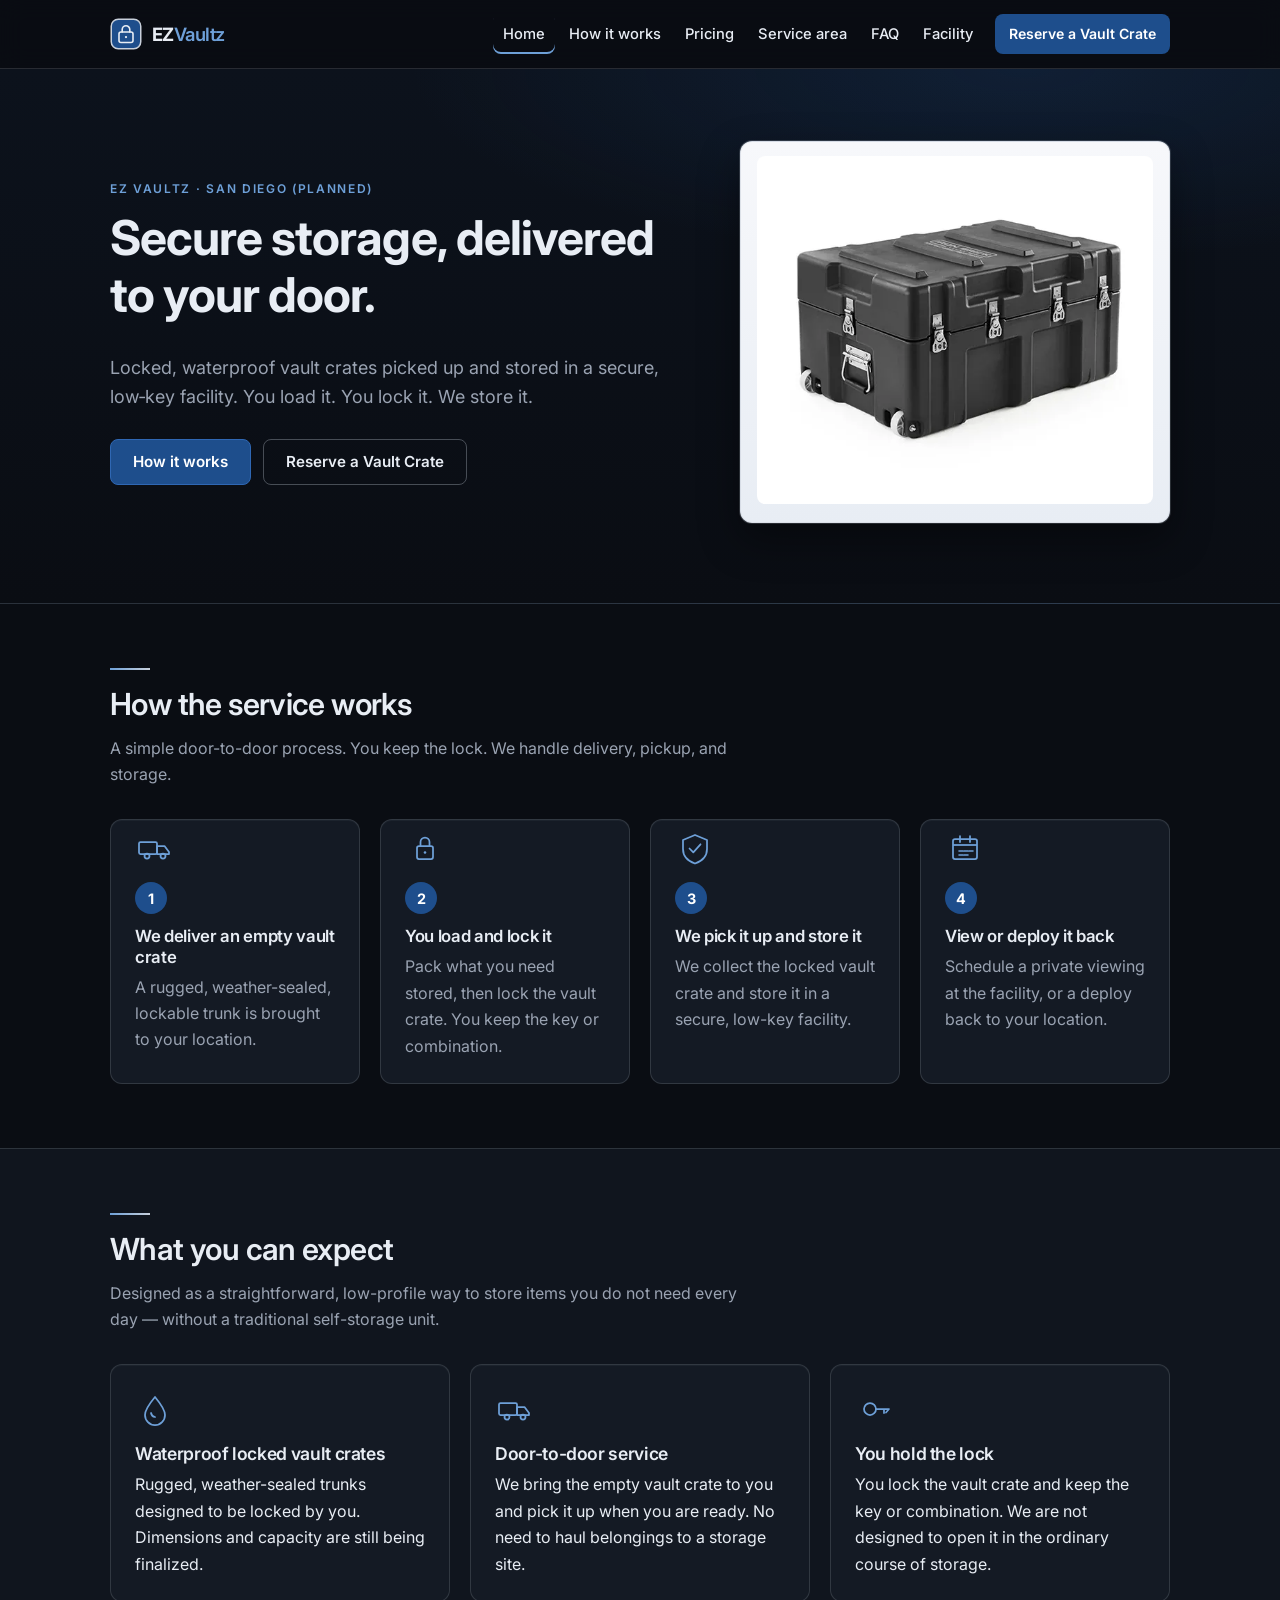
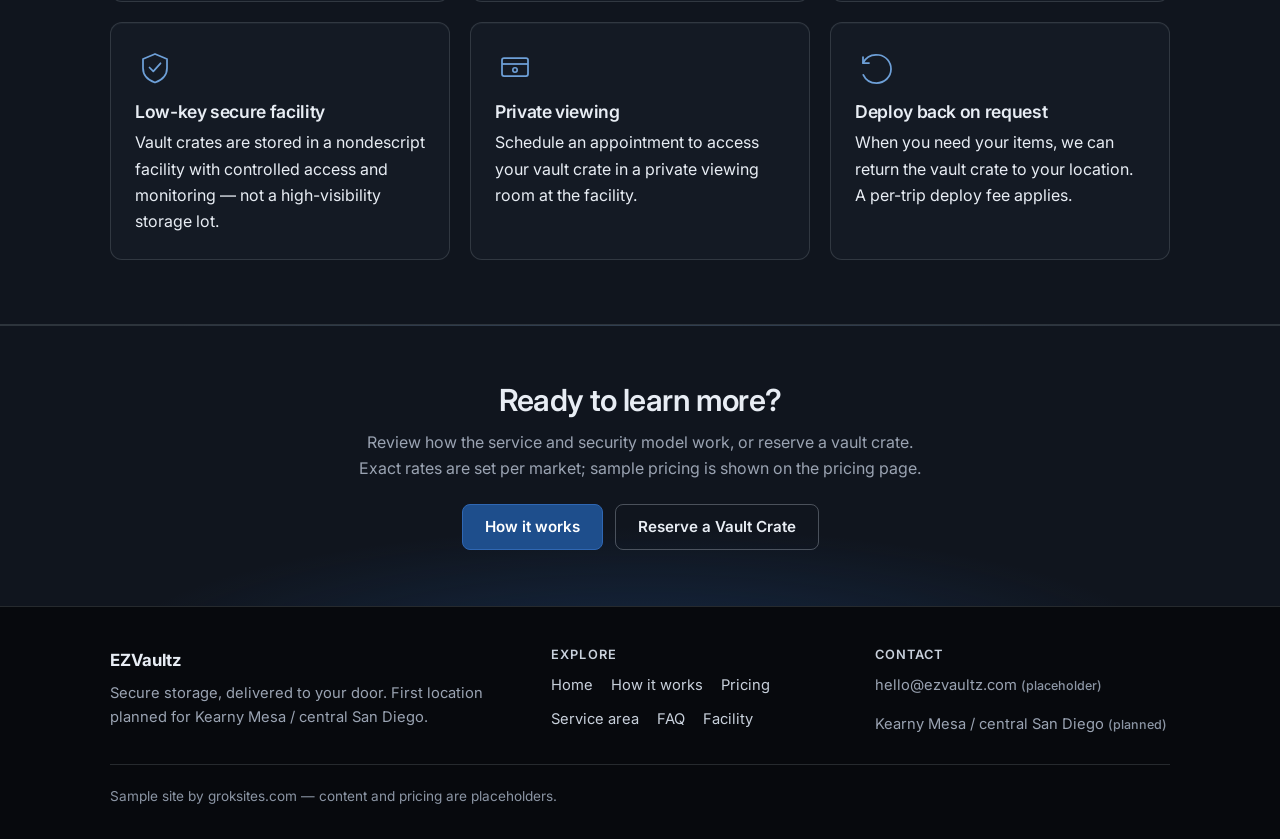
<file: index.html>
<!DOCTYPE html>
<html lang="en">
<head>
  <meta charset="utf-8">
  <meta name="viewport" content="width=device-width, initial-scale=1">
  <title>EZVaultz | Secure storage, delivered to your door</title>
  <meta name="description" content="Locked, waterproof vault crates delivered to your door, picked up, and stored in a secure, low&#8209;key facility. First location planned for Kearny Mesa / central San Diego.">
  <meta name="robots" content="noindex">
  <meta property="og:type" content="website">
  <meta property="og:title" content="EZVaultz — Secure storage, delivered to your door">
  <meta property="og:description" content="Locked, waterproof vault crates picked up and stored in a secure, low&#8209;key facility. You load it. You lock it. We store it.">
  <meta name="theme-color" content="#0a0d13">
  <link rel="icon" href="favicon.svg" type="image/svg+xml">
  <link rel="preconnect" href="https://fonts.googleapis.com">
  <link rel="preconnect" href="https://fonts.gstatic.com" crossorigin>
  <link href="https://fonts.googleapis.com/css2?family=Inter:wght@400;500;600;700&display=swap" rel="stylesheet">
  <link rel="stylesheet" href="styles.css">
</head>
<body>
  <a class="skip" href="#main">Skip to content</a>
  <header class="site-header">
    <div class="wrap nav">
      <a class="brand" href="index.html">
        <svg viewBox="0 0 32 32" width="32" height="32" aria-hidden="true" focusable="false">
        <rect x="1.25" y="1.25" width="29.5" height="29.5" rx="7" fill="#1e4e8c" stroke="#c8d0db" stroke-width="1.5"/>
        <rect x="9" y="14" width="14" height="10.5" rx="2" fill="none" stroke="#e8edf4" stroke-width="1.6"/>
        <path d="M12.2 14v-2.4a3.8 3.8 0 0 1 7.6 0V14" fill="none" stroke="#e8edf4" stroke-width="1.6" stroke-linecap="round"/>
        <circle cx="16" cy="19.1" r="1.15" fill="#e8edf4"/>
      </svg>
        <span class="wordmark">EZ<span>Vaultz</span></span>
      </a>
      <button class="menu-btn" type="button" aria-expanded="false" aria-controls="menu">Menu</button>
      <nav id="menu" aria-label="Main">
      <a href="index.html" aria-current="page">Home</a>
      <a href="how-it-works.html">How it works</a>
      <a href="pricing.html">Pricing</a>
      <a href="service-area.html">Service area</a>
      <a href="faq.html">FAQ</a>
      <a href="facility.html">Facility</a>
      <a class="nav-cta" href="pricing.html#reserve">Reserve a Vault Crate</a>
      </nav>
    </div>
  </header>
  <main id="main">
    <section class="hero">
      <div class="wrap hero-grid">
        <div>
          <p class="eyebrow">EZ Vaultz · San Diego (planned)</p>
          <h1>Secure storage, delivered to your door.</h1>
          <p class="lead">Locked, waterproof vault crates picked up and stored in a secure, low&#8209;key facility. You load it. You lock it. We store it.</p>
          <div class="cta-row">
            <a class="btn primary" href="how-it-works.html">How it works</a>
            <a class="btn ghost" href="pricing.html#reserve">Reserve a Vault Crate</a>
          </div>
        </div>
        <div class="hero-art">
          <figure class="photo-card photo-card--light">
            <img
              src="images/trunk-closed.webp"
              width="569"
              height="500"
              alt="Closed black rugged plastic storage trunk with four metal latches, a side handle, and wheels."
            >
          </figure>
        </div>
      </div>
    </section>

    <section class="section" aria-labelledby="process-heading">
      <div class="wrap">
        <div class="section-head">
          <hr class="h-rule">
          <h2 id="process-heading">How the service works</h2>
          <p>A simple door-to-door process. You keep the lock. We handle delivery, pickup, and storage.</p>
        </div>
        <div class="grid steps">
          <article class="card step">
            <div class="icon"><svg viewBox="0 0 40 40" fill="none" aria-hidden="true" focusable="false">
      <rect x="4" y="14" width="18" height="12" rx="1.5" stroke="currentColor" stroke-width="1.75"/>
      <path d="M22 18h7.5l4.5 6v2H22V18z" stroke="currentColor" stroke-width="1.75" stroke-linejoin="round"/>
      <circle cx="12" cy="28" r="2.5" stroke="currentColor" stroke-width="1.75"/>
      <circle cx="28" cy="28" r="2.5" stroke="currentColor" stroke-width="1.75"/>
    </svg></div>
            <span class="num" aria-hidden="true">1</span>
            <h3>We deliver an empty vault crate</h3>
            <p>A rugged, weather-sealed, lockable trunk is brought to your location.</p>
          </article>
          <article class="card step">
            <div class="icon"><svg viewBox="0 0 40 40" fill="none" aria-hidden="true" focusable="false">
      <rect x="12" y="18" width="16" height="13" rx="2" stroke="currentColor" stroke-width="1.75"/>
      <path d="M15.5 18v-4a4.5 4.5 0 0 1 9 0v4" stroke="currentColor" stroke-width="1.75" stroke-linecap="round"/>
      <circle cx="20" cy="24.5" r="1.3" fill="currentColor"/>
    </svg></div>
            <span class="num" aria-hidden="true">2</span>
            <h3>You load and lock&nbsp;it</h3>
            <p>Pack what you need stored, then lock the vault crate. You keep the key or combination.</p>
          </article>
          <article class="card step">
            <div class="icon"><svg viewBox="0 0 40 40" fill="none" aria-hidden="true" focusable="false">
      <path d="M20 7l12 5v9c0 7.5-5.2 12.2-12 14.5C13.2 33.2 8 28.5 8 21V12l12-5z" stroke="currentColor" stroke-width="1.75" stroke-linejoin="round"/>
      <path d="M14.5 20.5l3.8 3.8 7.2-8" stroke="currentColor" stroke-width="1.75" stroke-linecap="round" stroke-linejoin="round"/>
    </svg></div>
            <span class="num" aria-hidden="true">3</span>
            <h3>We pick it up and store&nbsp;it</h3>
            <p>We collect the locked vault crate and store it in a secure, low-key facility.</p>
          </article>
          <article class="card step">
            <div class="icon"><svg viewBox="0 0 40 40" fill="none" aria-hidden="true" focusable="false">
      <rect x="8" y="11" width="24" height="20" rx="2" stroke="currentColor" stroke-width="1.75"/>
      <path d="M8 17h24" stroke="currentColor" stroke-width="1.75"/>
      <path d="M15 8v6M25 8v6" stroke="currentColor" stroke-width="1.75" stroke-linecap="round"/>
      <path d="M14 23h4M19 23h4M24 23h4M14 27h4M19 27h4" stroke="currentColor" stroke-width="1.6" stroke-linecap="round"/>
    </svg></div>
            <span class="num" aria-hidden="true">4</span>
            <h3>View or deploy it&nbsp;back</h3>
            <p>Schedule a private viewing at the facility, or a deploy back to your location.</p>
          </article>
        </div>
      </div>
    </section>

    <section class="section alt" aria-labelledby="benefits-heading">
      <div class="wrap">
        <div class="section-head">
          <hr class="h-rule">
          <h2 id="benefits-heading">What you can expect</h2>
          <p>Designed as a straightforward, low-profile way to store items you do not need every day — without a traditional self-storage unit.</p>
        </div>
        <div class="grid benefits">
          <article class="card">
            <div class="icon"><svg viewBox="0 0 40 40" fill="none" aria-hidden="true" focusable="false">
      <path d="M20 8c0 0 10 12 10 18a10 10 0 1 1-20 0c0-6 10-18 10-18z" stroke="currentColor" stroke-width="1.75" stroke-linejoin="round"/>
      <path d="M16 24a5 5 0 0 0 4 4" stroke="currentColor" stroke-width="1.75" stroke-linecap="round"/>
    </svg></div>
            <h3>Waterproof locked vault crates</h3>
            <p>Rugged, weather-sealed trunks designed to be locked by you. Dimensions and capacity are still being finalized.</p>
          </article>
          <article class="card">
            <div class="icon"><svg viewBox="0 0 40 40" fill="none" aria-hidden="true" focusable="false">
      <rect x="4" y="14" width="18" height="12" rx="1.5" stroke="currentColor" stroke-width="1.75"/>
      <path d="M22 18h7.5l4.5 6v2H22V18z" stroke="currentColor" stroke-width="1.75" stroke-linejoin="round"/>
      <circle cx="12" cy="28" r="2.5" stroke="currentColor" stroke-width="1.75"/>
      <circle cx="28" cy="28" r="2.5" stroke="currentColor" stroke-width="1.75"/>
    </svg></div>
            <h3>Door-to-door service</h3>
            <p>We bring the empty vault crate to you and pick it up when you are ready. No need to haul belongings to a storage site.</p>
          </article>
          <article class="card">
            <div class="icon"><svg viewBox="0 0 40 40" fill="none" aria-hidden="true" focusable="false">
      <circle cx="15" cy="20" r="6" stroke="currentColor" stroke-width="1.75"/>
      <path d="M21 20h13l-3 3.5M29 20v4" stroke="currentColor" stroke-width="1.75" stroke-linecap="round" stroke-linejoin="round"/>
    </svg></div>
            <h3>You hold the lock</h3>
            <p>You lock the vault crate and keep the key or combination. We are not designed to open it in the ordinary course of storage.</p>
          </article>
          <article class="card">
            <div class="icon"><svg viewBox="0 0 40 40" fill="none" aria-hidden="true" focusable="false">
      <path d="M20 7l12 5v9c0 7.5-5.2 12.2-12 14.5C13.2 33.2 8 28.5 8 21V12l12-5z" stroke="currentColor" stroke-width="1.75" stroke-linejoin="round"/>
      <path d="M14.5 20.5l3.8 3.8 7.2-8" stroke="currentColor" stroke-width="1.75" stroke-linecap="round" stroke-linejoin="round"/>
    </svg></div>
            <h3>Low-key secure facility</h3>
            <p>Vault crates are stored in a nondescript facility with controlled access and monitoring — not a high-visibility storage lot.</p>
          </article>
          <article class="card">
            <div class="icon"><svg viewBox="0 0 40 40" fill="none" aria-hidden="true" focusable="false">
      <rect x="7" y="11" width="26" height="18" rx="2" stroke="currentColor" stroke-width="1.75"/>
      <path d="M7 17h26" stroke="currentColor" stroke-width="1.75"/>
      <circle cx="20" cy="23" r="2.2" stroke="currentColor" stroke-width="1.6"/>
    </svg></div>
            <h3>Private viewing</h3>
            <p>Schedule an appointment to access your vault crate in a private viewing room at the facility.</p>
          </article>
          <article class="card">
            <div class="icon"><svg viewBox="0 0 40 40" fill="none" aria-hidden="true" focusable="false">
      <path d="M14 16H8v-6" stroke="currentColor" stroke-width="1.75" stroke-linecap="round" stroke-linejoin="round"/>
      <path d="M8 16c3-6 9-9 16-8 7 1 12 7 12 14 0 8-6.5 14-14.5 14-6 0-11-3.4-13.2-8.2" stroke="currentColor" stroke-width="1.75" stroke-linecap="round"/>
    </svg></div>
            <h3>Deploy back on request</h3>
            <p>When you need your items, we can return the vault crate to your location. A per-trip deploy fee applies.</p>
          </article>
        </div>
      </div>
    </section>

    <section class="cta-band">
      <div class="wrap">
        <h2>Ready to learn more?</h2>
        <p>Review how the service and security model work, or reserve a vault crate. Exact rates are set per market; sample pricing is shown on the pricing page.</p>
        <div class="cta-row">
          <a class="btn primary" href="how-it-works.html">How it works</a>
          <a class="btn ghost" href="pricing.html#reserve">Reserve a Vault Crate</a>
        </div>
      </div>
    </section>
  </main>
  <footer class="site-footer">
    <div class="wrap">
      <div class="footer-grid">
        <div>
          <div class="footer-brand">EZVaultz</div>
          <p>Secure storage, delivered to your door. First location planned for Kearny Mesa / central San Diego.</p>
        </div>
        <div>
          <h3>Explore</h3>
          <nav class="footer-nav" aria-label="Footer">
          <a href="index.html">Home</a>
          <a href="how-it-works.html">How it works</a>
          <a href="pricing.html">Pricing</a>
          <a href="service-area.html">Service area</a>
          <a href="faq.html">FAQ</a>
          <a href="facility.html">Facility</a>
          </nav>
        </div>
        <div>
          <h3>Contact</h3>
          <p>hello@ezvaultz.com <span class="ph">(placeholder)</span></p>
          <p>Kearny Mesa / central San Diego <span class="ph">(planned)</span></p>
        </div>
      </div>
      <p class="demo-note">Sample site by groksites.com — content and pricing are placeholders.</p>
    </div>
  </footer>
  <script src="script.js"></script>
</body>
</html>
</file>
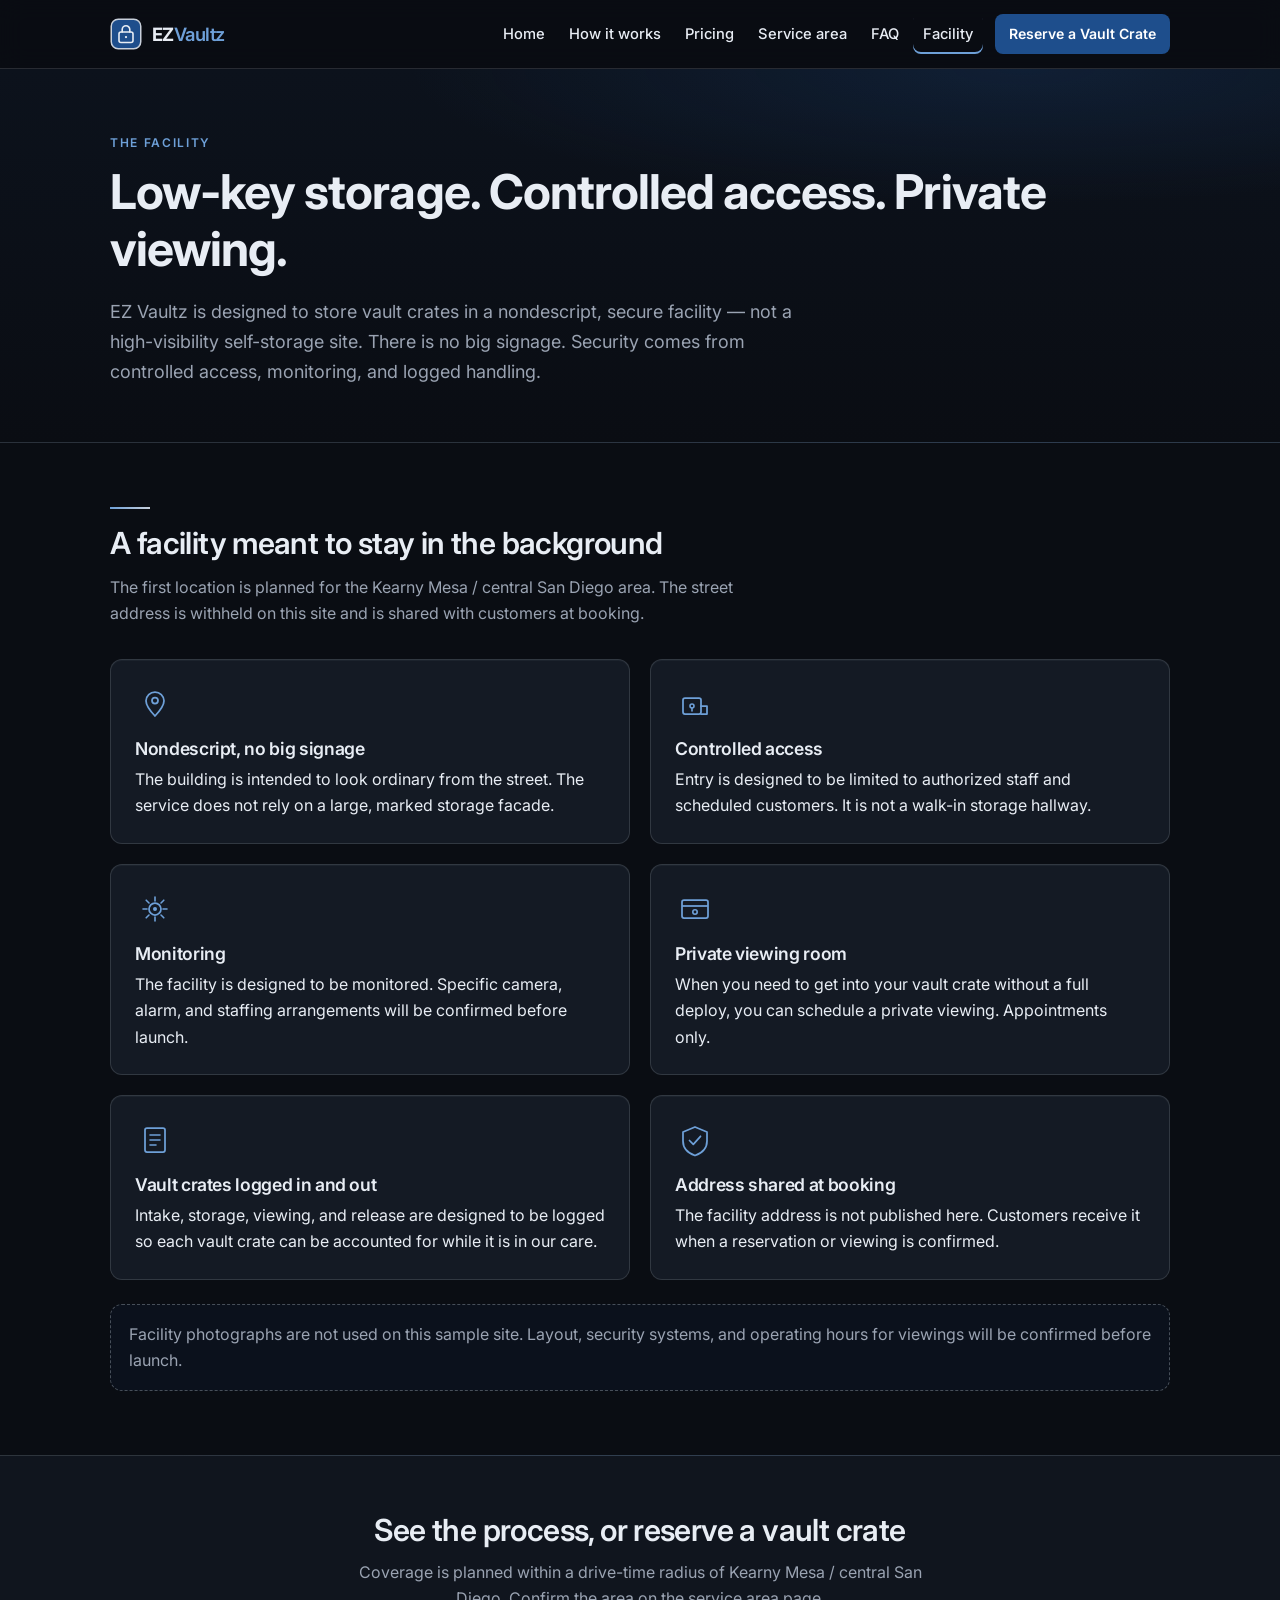
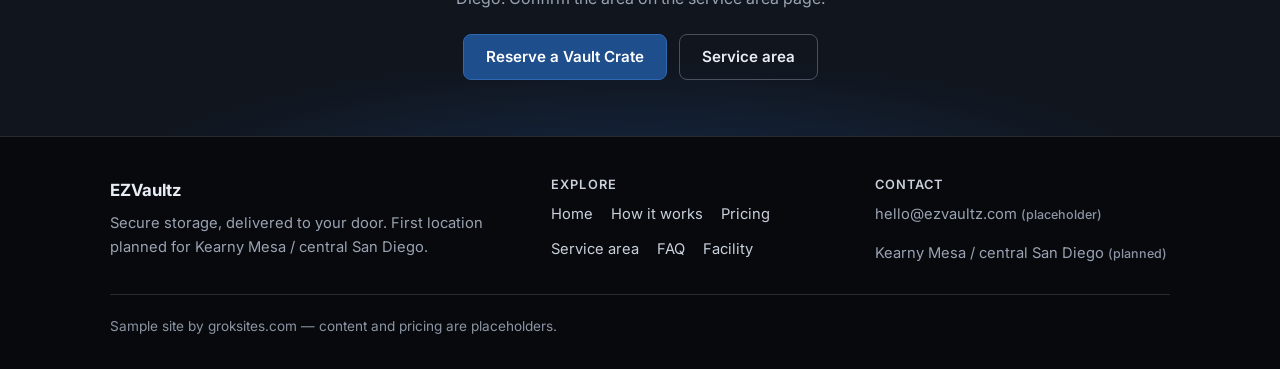
<file: facility.html>
<!DOCTYPE html>
<html lang="en">
<head>
  <meta charset="utf-8">
  <meta name="viewport" content="width=device-width, initial-scale=1">
  <title>The Facility | EZVaultz</title>
  <meta name="description" content="EZVaultz stores vault crates in a low-key, nondescript facility with controlled access, monitoring, and a private viewing room by appointment. Address shared at booking.">
  <meta name="robots" content="noindex">
  <meta property="og:type" content="website">
  <meta property="og:title" content="The Facility — EZVaultz">
  <meta property="og:description" content="A nondescript, controlled-access facility with monitoring and a private viewing room. Address shared with customers at booking.">
  <meta name="theme-color" content="#0a0d13">
  <link rel="icon" href="favicon.svg" type="image/svg+xml">
  <link rel="preconnect" href="https://fonts.googleapis.com">
  <link rel="preconnect" href="https://fonts.gstatic.com" crossorigin>
  <link href="https://fonts.googleapis.com/css2?family=Inter:wght@400;500;600;700&display=swap" rel="stylesheet">
  <link rel="stylesheet" href="styles.css">
</head>
<body>
  <a class="skip" href="#main">Skip to content</a>
  <header class="site-header">
    <div class="wrap nav">
      <a class="brand" href="index.html">
        <svg viewBox="0 0 32 32" width="32" height="32" aria-hidden="true" focusable="false">
        <rect x="1.25" y="1.25" width="29.5" height="29.5" rx="7" fill="#1e4e8c" stroke="#c8d0db" stroke-width="1.5"/>
        <rect x="9" y="14" width="14" height="10.5" rx="2" fill="none" stroke="#e8edf4" stroke-width="1.6"/>
        <path d="M12.2 14v-2.4a3.8 3.8 0 0 1 7.6 0V14" fill="none" stroke="#e8edf4" stroke-width="1.6" stroke-linecap="round"/>
        <circle cx="16" cy="19.1" r="1.15" fill="#e8edf4"/>
      </svg>
        <span class="wordmark">EZ<span>Vaultz</span></span>
      </a>
      <button class="menu-btn" type="button" aria-expanded="false" aria-controls="menu">Menu</button>
      <nav id="menu" aria-label="Main">
      <a href="index.html">Home</a>
      <a href="how-it-works.html">How it works</a>
      <a href="pricing.html">Pricing</a>
      <a href="service-area.html">Service area</a>
      <a href="faq.html">FAQ</a>
      <a href="facility.html" aria-current="page">Facility</a>
      <a class="nav-cta" href="pricing.html#reserve">Reserve a Vault Crate</a>
      </nav>
    </div>
  </header>
  <main id="main">
    <section class="page-hero">
      <div class="wrap">
        <p class="eyebrow">The facility</p>
        <h1>Low-key storage. Controlled access. Private viewing.</h1>
        <p class="lead">EZ Vaultz is designed to store vault crates in a nondescript, secure facility — not a high-visibility self-storage site. There is no big signage. Security comes from controlled access, monitoring, and logged handling.</p>
      </div>
    </section>

    <section class="section" aria-labelledby="facility-heading">
      <div class="wrap">
        <div class="section-head">
          <hr class="h-rule">
          <h2 id="facility-heading">A facility meant to stay in the background</h2>
          <p>The first location is planned for the Kearny Mesa / central San Diego area. The street address is withheld on this site and is shared with customers at booking.</p>
        </div>
        <div class="grid two features">
          <article class="card">
            <div class="icon"><svg viewBox="0 0 40 40" fill="none" aria-hidden="true" focusable="false">
      <path d="M20 32s-9-9.4-9-15.2A9 9 0 0 1 20 8a9 9 0 0 1 9 8.8C29 22.6 20 32 20 32z" stroke="currentColor" stroke-width="1.75" stroke-linejoin="round"/>
      <circle cx="20" cy="16.5" r="3" stroke="currentColor" stroke-width="1.75"/>
    </svg></div>
            <h3>Nondescript, no big signage</h3>
            <p>The building is intended to look ordinary from the street. The service does not rely on a large, marked storage facade.</p>
          </article>
          <article class="card">
            <div class="icon"><svg viewBox="0 0 40 40" fill="none" aria-hidden="true" focusable="false">
      <rect x="8" y="14" width="18" height="16" rx="2" stroke="currentColor" stroke-width="1.75"/>
      <circle cx="17" cy="22" r="2" stroke="currentColor" stroke-width="1.6"/>
      <path d="M17 24v3" stroke="currentColor" stroke-width="1.6" stroke-linecap="round"/>
      <path d="M26 22h6v8h-6" stroke="currentColor" stroke-width="1.75" stroke-linecap="round" stroke-linejoin="round"/>
    </svg></div>
            <h3>Controlled access</h3>
            <p>Entry is designed to be limited to authorized staff and scheduled customers. It is not a walk-in storage hallway.</p>
          </article>
          <article class="card">
            <div class="icon"><svg viewBox="0 0 40 40" fill="none" aria-hidden="true" focusable="false">
      <circle cx="20" cy="20" r="6" stroke="currentColor" stroke-width="1.75"/>
      <circle cx="20" cy="20" r="2" fill="currentColor"/>
      <path d="M20 8v4M20 28v4M8 20h4M28 20h4M11.2 11.2l2.8 2.8M26 26l2.8 2.8M11.2 28.8l2.8-2.8M26 14l2.8-2.8" stroke="currentColor" stroke-width="1.6" stroke-linecap="round"/>
    </svg></div>
            <h3>Monitoring</h3>
            <p>The facility is designed to be monitored. Specific camera, alarm, and staffing arrangements will be confirmed before launch.</p>
          </article>
          <article class="card">
            <div class="icon"><svg viewBox="0 0 40 40" fill="none" aria-hidden="true" focusable="false">
      <rect x="7" y="11" width="26" height="18" rx="2" stroke="currentColor" stroke-width="1.75"/>
      <path d="M7 17h26" stroke="currentColor" stroke-width="1.75"/>
      <circle cx="20" cy="23" r="2.2" stroke="currentColor" stroke-width="1.6"/>
    </svg></div>
            <h3>Private viewing room</h3>
            <p>When you need to get into your vault crate without a full deploy, you can schedule a private viewing. Appointments only.</p>
          </article>
          <article class="card">
            <div class="icon"><svg viewBox="0 0 40 40" fill="none" aria-hidden="true" focusable="false">
      <rect x="10" y="8" width="20" height="24" rx="2" stroke="currentColor" stroke-width="1.75"/>
      <path d="M15 15h10M15 20h10M15 25h6" stroke="currentColor" stroke-width="1.6" stroke-linecap="round"/>
    </svg></div>
            <h3>Vault crates logged in and out</h3>
            <p>Intake, storage, viewing, and release are designed to be logged so each vault crate can be accounted for while it is in our care.</p>
          </article>
          <article class="card">
            <div class="icon"><svg viewBox="0 0 40 40" fill="none" aria-hidden="true" focusable="false">
      <path d="M20 7l12 5v9c0 7.5-5.2 12.2-12 14.5C13.2 33.2 8 28.5 8 21V12l12-5z" stroke="currentColor" stroke-width="1.75" stroke-linejoin="round"/>
      <path d="M14.5 20.5l3.8 3.8 7.2-8" stroke="currentColor" stroke-width="1.75" stroke-linecap="round" stroke-linejoin="round"/>
    </svg></div>
            <h3>Address shared at booking</h3>
            <p>The facility address is not published here. Customers receive it when a reservation or viewing is confirmed.</p>
          </article>
        </div>
        <p class="note-box">Facility photographs are not used on this sample site. Layout, security systems, and operating hours for viewings will be confirmed before launch.</p>
      </div>
    </section>

    <section class="cta-band">
      <div class="wrap">
        <h2>See the process, or reserve a vault crate</h2>
        <p>Coverage is planned within a drive-time radius of Kearny Mesa / central San Diego. Confirm the area on the service area page.</p>
        <div class="cta-row">
          <a class="btn primary" href="pricing.html#reserve">Reserve a Vault Crate</a>
          <a class="btn ghost" href="service-area.html">Service area</a>
        </div>
      </div>
    </section>
  </main>
  <footer class="site-footer">
    <div class="wrap">
      <div class="footer-grid">
        <div>
          <div class="footer-brand">EZVaultz</div>
          <p>Secure storage, delivered to your door. First location planned for Kearny Mesa / central San Diego.</p>
        </div>
        <div>
          <h3>Explore</h3>
          <nav class="footer-nav" aria-label="Footer">
          <a href="index.html">Home</a>
          <a href="how-it-works.html">How it works</a>
          <a href="pricing.html">Pricing</a>
          <a href="service-area.html">Service area</a>
          <a href="faq.html">FAQ</a>
          <a href="facility.html">Facility</a>
          </nav>
        </div>
        <div>
          <h3>Contact</h3>
          <p>hello@ezvaultz.com <span class="ph">(placeholder)</span></p>
          <p>Kearny Mesa / central San Diego <span class="ph">(planned)</span></p>
        </div>
      </div>
      <p class="demo-note">Sample site by groksites.com — content and pricing are placeholders.</p>
    </div>
  </footer>
  <script src="script.js"></script>
</body>
</html>
</file>
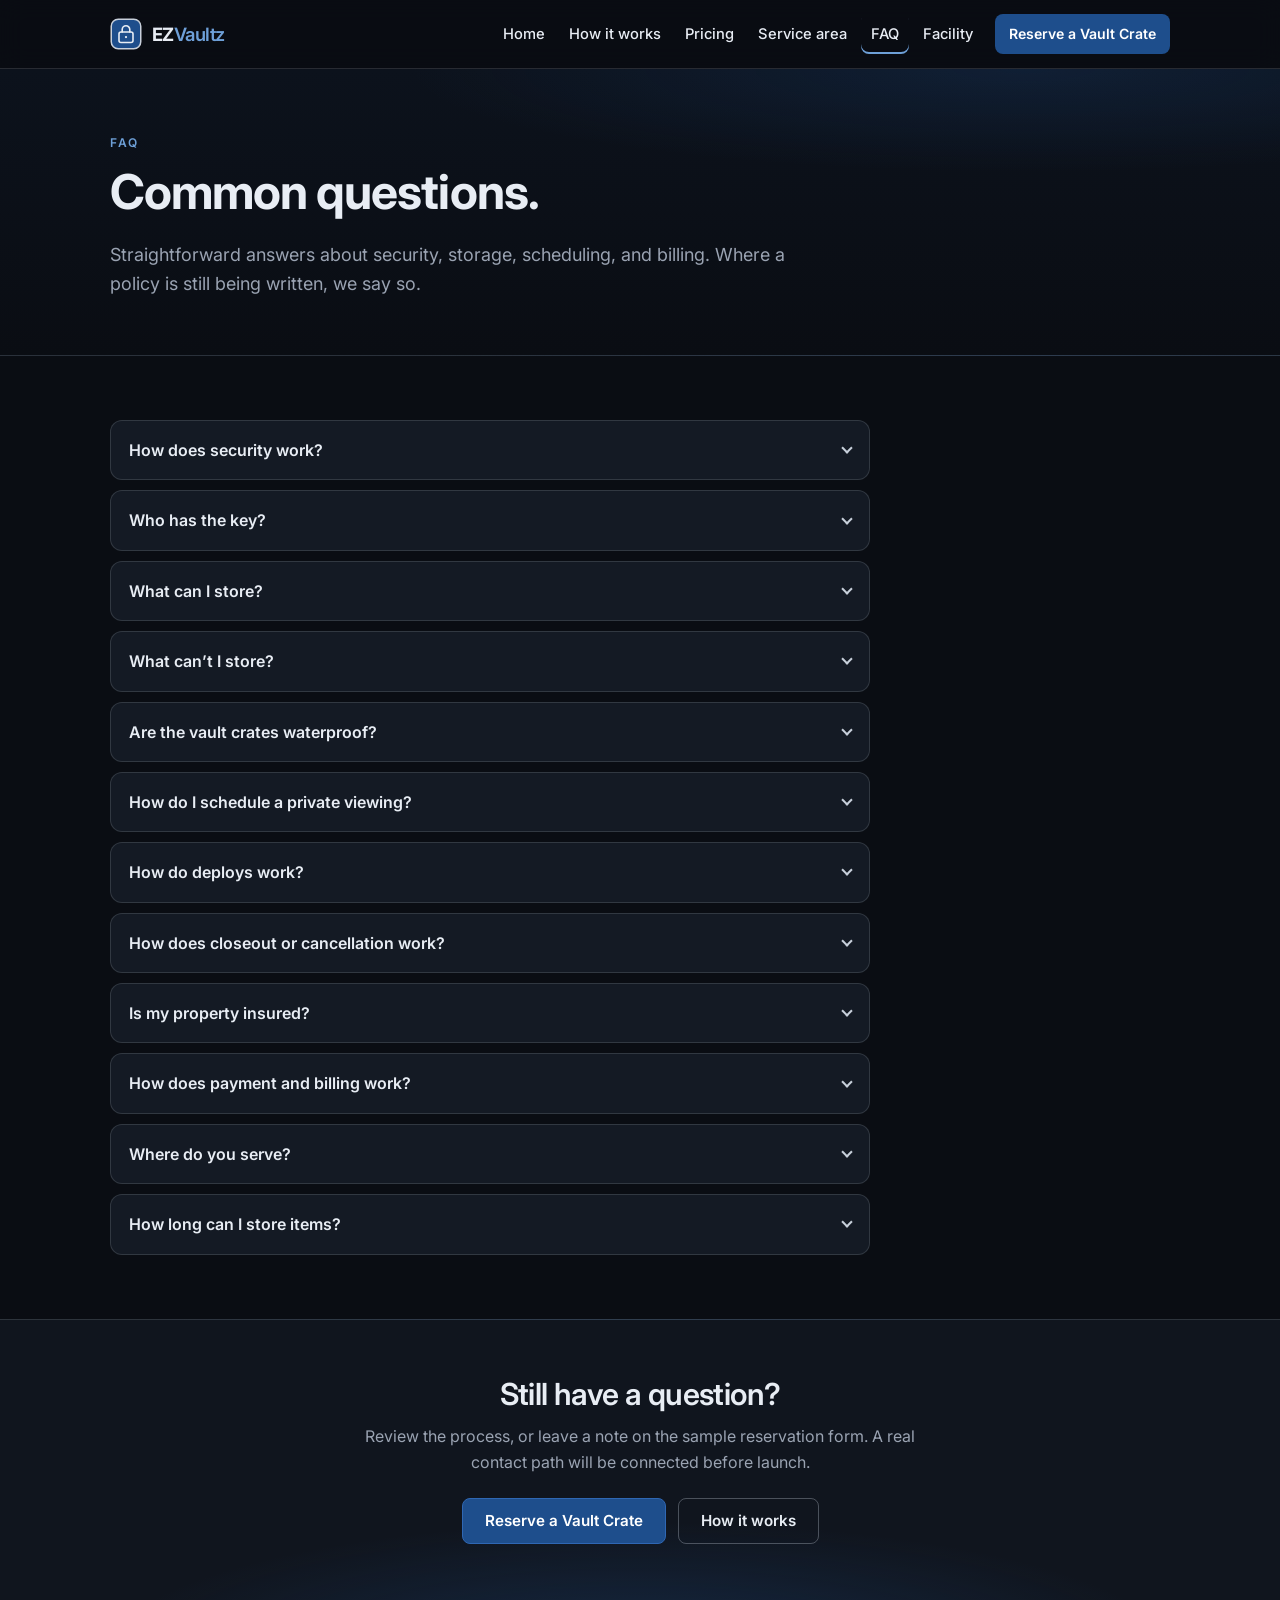
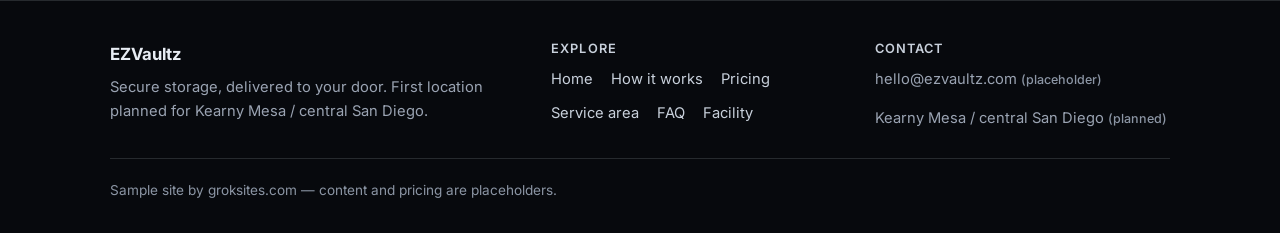
<file: faq.html>
<!DOCTYPE html>
<html lang="en">
<head>
  <meta charset="utf-8">
  <meta name="viewport" content="width=device-width, initial-scale=1">
  <title>FAQ | EZVaultz</title>
  <meta name="description" content="Answers to common questions about EZ Vaultz security, what you can store, viewings, deploys, closeout, insurance, and billing. Some details are still being finalized.">
  <meta name="robots" content="noindex">
  <meta property="og:type" content="website">
  <meta property="og:title" content="FAQ — EZVaultz">
  <meta property="og:description" content="Common questions about security, storage, viewings, deploys, insurance, and billing.">
  <meta name="theme-color" content="#0a0d13">
  <link rel="icon" href="favicon.svg" type="image/svg+xml">
  <link rel="preconnect" href="https://fonts.googleapis.com">
  <link rel="preconnect" href="https://fonts.gstatic.com" crossorigin>
  <link href="https://fonts.googleapis.com/css2?family=Inter:wght@400;500;600;700&display=swap" rel="stylesheet">
  <link rel="stylesheet" href="styles.css">
</head>
<body>
  <a class="skip" href="#main">Skip to content</a>
  <header class="site-header">
    <div class="wrap nav">
      <a class="brand" href="index.html">
        <svg viewBox="0 0 32 32" width="32" height="32" aria-hidden="true" focusable="false">
        <rect x="1.25" y="1.25" width="29.5" height="29.5" rx="7" fill="#1e4e8c" stroke="#c8d0db" stroke-width="1.5"/>
        <rect x="9" y="14" width="14" height="10.5" rx="2" fill="none" stroke="#e8edf4" stroke-width="1.6"/>
        <path d="M12.2 14v-2.4a3.8 3.8 0 0 1 7.6 0V14" fill="none" stroke="#e8edf4" stroke-width="1.6" stroke-linecap="round"/>
        <circle cx="16" cy="19.1" r="1.15" fill="#e8edf4"/>
      </svg>
        <span class="wordmark">EZ<span>Vaultz</span></span>
      </a>
      <button class="menu-btn" type="button" aria-expanded="false" aria-controls="menu">Menu</button>
      <nav id="menu" aria-label="Main">
      <a href="index.html">Home</a>
      <a href="how-it-works.html">How it works</a>
      <a href="pricing.html">Pricing</a>
      <a href="service-area.html">Service area</a>
      <a href="faq.html" aria-current="page">FAQ</a>
      <a href="facility.html">Facility</a>
      <a class="nav-cta" href="pricing.html#reserve">Reserve a Vault Crate</a>
      </nav>
    </div>
  </header>
  <main id="main">
    <section class="page-hero">
      <div class="wrap">
        <p class="eyebrow">FAQ</p>
        <h1>Common questions.</h1>
        <p class="lead">Straightforward answers about security, storage, scheduling, and billing. Where a policy is still being written, we say so.</p>
      </div>
    </section>

    <section class="section" aria-labelledby="faq-heading">
      <div class="wrap">
        <h2 id="faq-heading" class="visually-hidden" style="position:absolute;left:-999px">Frequently asked questions</h2>
        <div class="faq">
        <details>
          <summary>How does security work?</summary>
          <p>EZ Vaultz is designed around three parts: you lock the vault crate and keep the key or combination; we handle vault crates as sealed units and log them in and out of the facility; and they are stored in a controlled-access, monitored, nondescript location. Viewing is by appointment only. Specific facility systems and procedures will be confirmed before launch.</p>
        </details>
        <details>
          <summary>Who has the key?</summary>
          <p>You do. After you load the vault crate, you lock it and keep the key or combination. We are not designed to open it during ordinary storage, transport, or handling. If a legal or emergency exception ever applies, that policy will be stated in the customer agreement.</p>
        </details>
        <details>
          <summary>What can I store?</summary>
          <p>The service is intended for personal or household items that fit in the vault crate, are legal to possess, and are not on the prohibited list. Pack items so they will travel and sit in storage safely. Vault crate dimensions and capacity are still being finalized (TBD), so what fits will be confirmed when specifications are published.</p>
        </details>
        <details>
          <summary>What can’t I store?</summary>
          <p>A full prohibited-items list will be published before launch. It typically includes hazardous materials, perishable goods, illegal items, firearms and ammunition, and cash. Do not place anything on that list in a vault crate. The published list and the customer agreement will be the final authority.</p>
        </details>
        <details>
          <summary>Are the vault crates waterproof?</summary>
          <p>The vault crates are designed as rugged, weather-sealed, lockable trunks. This sample does not claim a specific ingress rating or brand specification; those details are still being finalized. Items that are unusually sensitive to moisture should be packed with that in mind.</p>
        </details>
        <details>
          <summary>How do I schedule a private viewing?</summary>
          <p>Viewings are by appointment at the facility, in a private viewing room. Once scheduling is connected, you will request a time through the booking tool or by contacting us. Walk-in access is not part of the service. The facility address is shared with customers at booking.</p>
        </details>
        <details>
          <summary>How do deploys work?</summary>
          <p>A deploy is a scheduled trip that returns your vault crate to a location in the service area — typically your original address, or another address we confirm is inside the coverage radius. A per-trip deploy fee applies. After you unload, closeout or a later pickup can be arranged as described at booking.</p>
        </details>
        <details>
          <summary>How does closeout or cancellation work?</summary>
          <p>Closeout is designed as a final deploy of the vault crate’s contents back to you, after which it is returned to EZ Vaultz and monthly billing ends. Notice periods, final fees, and what happens if a vault crate is not made available for return will be set out in the customer agreement (TBD).</p>
        </details>
        <details>
          <summary>Is my property insured?</summary>
          <p>Coverage options are being finalized and are not stated as a specific policy or limit on this sample site. We recommend checking whether your homeowner’s or renter’s insurance covers items stored off-site, and what documentation that policy requires. Published coverage details will be provided before launch.</p>
        </details>
        <details>
          <summary>How does payment and billing work?</summary>
          <p>The pricing model is a monthly storage rate per vault crate plus a per-trip deploy fee. Billing cycle, accepted payment methods, deposits, and when charges start and stop are still being finalized. Sample prices on the pricing page are placeholders; exact rates are set per market.</p>
        </details>
        <details>
          <summary>Where do you serve?</summary>
          <p>The first location is planned for the Kearny Mesa / central San Diego area, with a defined drive-time radius (approx. XX minutes — final radius TBD). The service may expand later. Contact us, or use the sample ZIP check on the service area page, to ask about coverage.</p>
        </details>
        <details>
          <summary>How long can I store items?</summary>
          <p>Storage is intended to be month-to-month, with no published maximum term on this sample site. Minimum term, notice to end service, and any long-term terms will be confirmed in the customer agreement (TBD).</p>
        </details>
        </div>
      </div>
    </section>

    <section class="cta-band">
      <div class="wrap">
        <h2>Still have a question?</h2>
        <p>Review the process, or leave a note on the sample reservation form. A real contact path will be connected before launch.</p>
        <div class="cta-row">
          <a class="btn primary" href="pricing.html#reserve">Reserve a Vault Crate</a>
          <a class="btn ghost" href="how-it-works.html">How it works</a>
        </div>
      </div>
    </section>
  </main>
  <footer class="site-footer">
    <div class="wrap">
      <div class="footer-grid">
        <div>
          <div class="footer-brand">EZVaultz</div>
          <p>Secure storage, delivered to your door. First location planned for Kearny Mesa / central San Diego.</p>
        </div>
        <div>
          <h3>Explore</h3>
          <nav class="footer-nav" aria-label="Footer">
          <a href="index.html">Home</a>
          <a href="how-it-works.html">How it works</a>
          <a href="pricing.html">Pricing</a>
          <a href="service-area.html">Service area</a>
          <a href="faq.html">FAQ</a>
          <a href="facility.html">Facility</a>
          </nav>
        </div>
        <div>
          <h3>Contact</h3>
          <p>hello@ezvaultz.com <span class="ph">(placeholder)</span></p>
          <p>Kearny Mesa / central San Diego <span class="ph">(planned)</span></p>
        </div>
      </div>
      <p class="demo-note">Sample site by groksites.com — content and pricing are placeholders.</p>
    </div>
  </footer>
  <script src="script.js"></script>
</body>
</html>
</file>
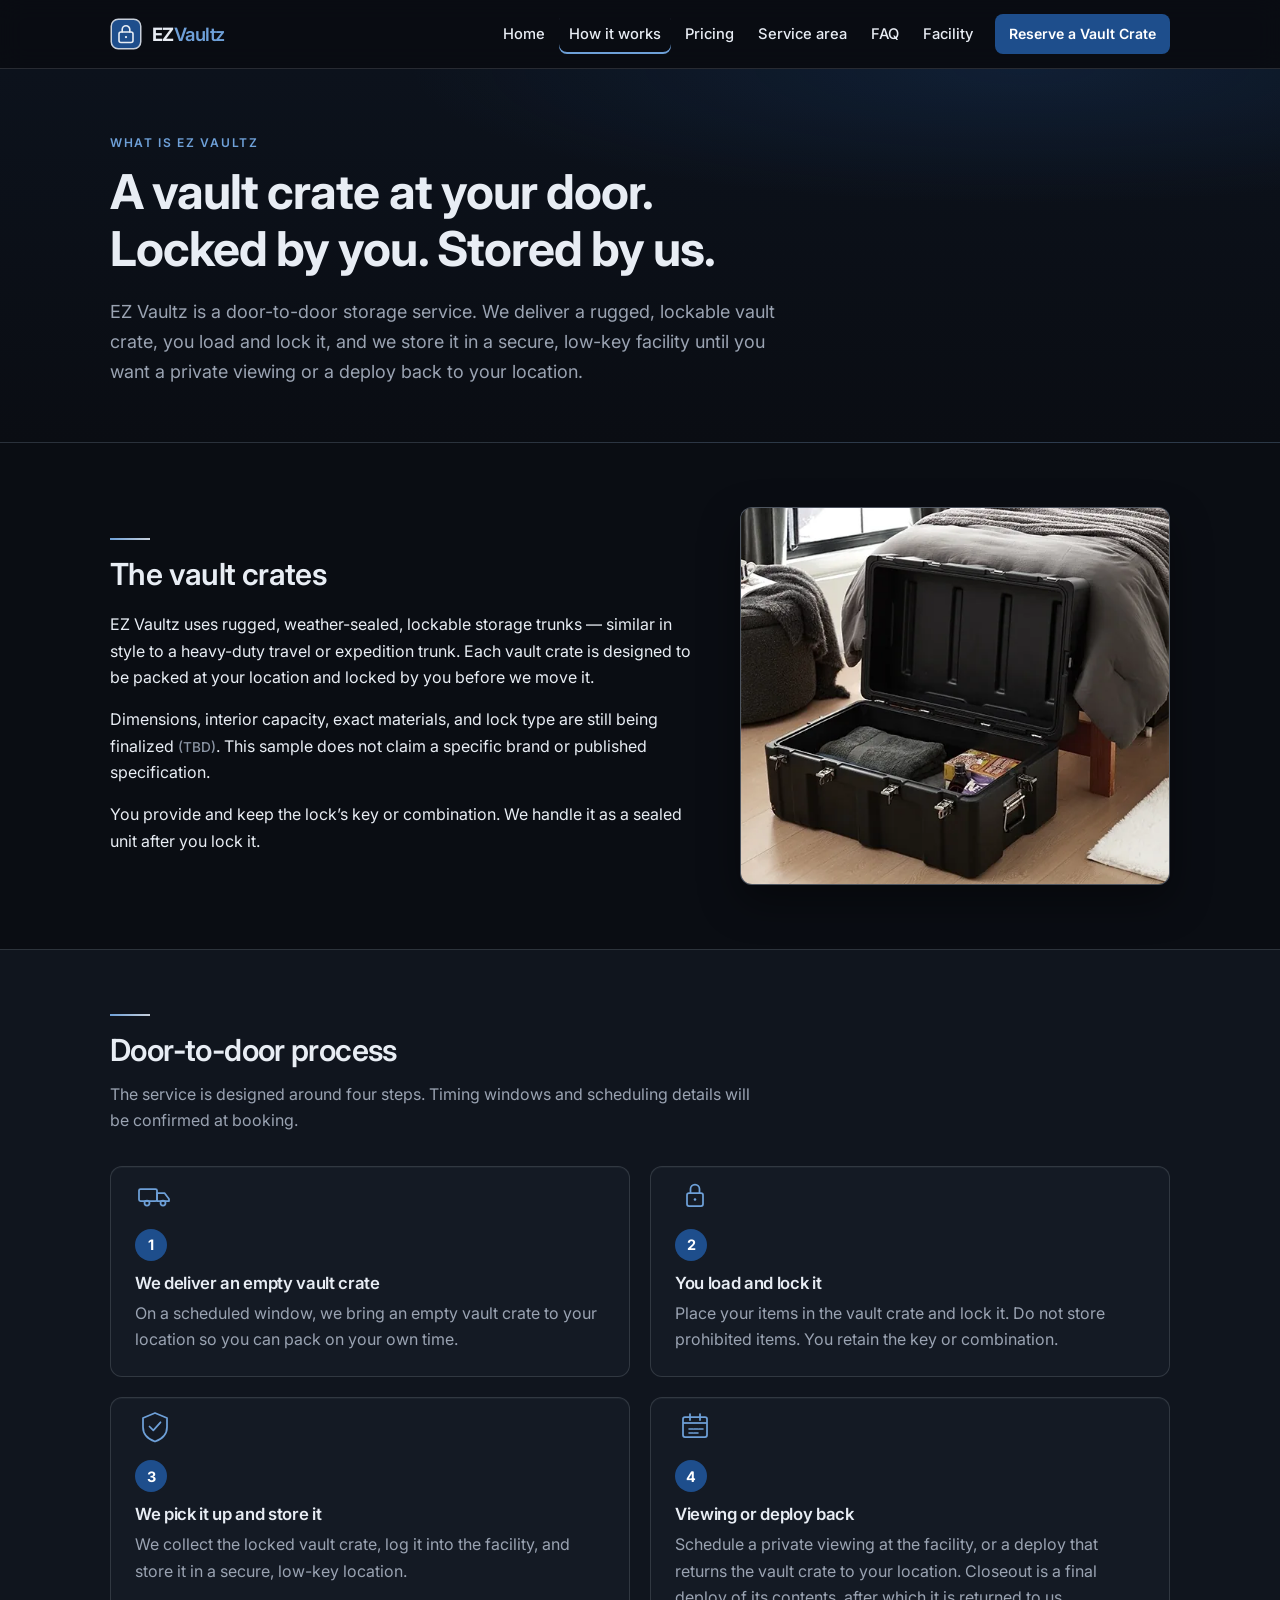
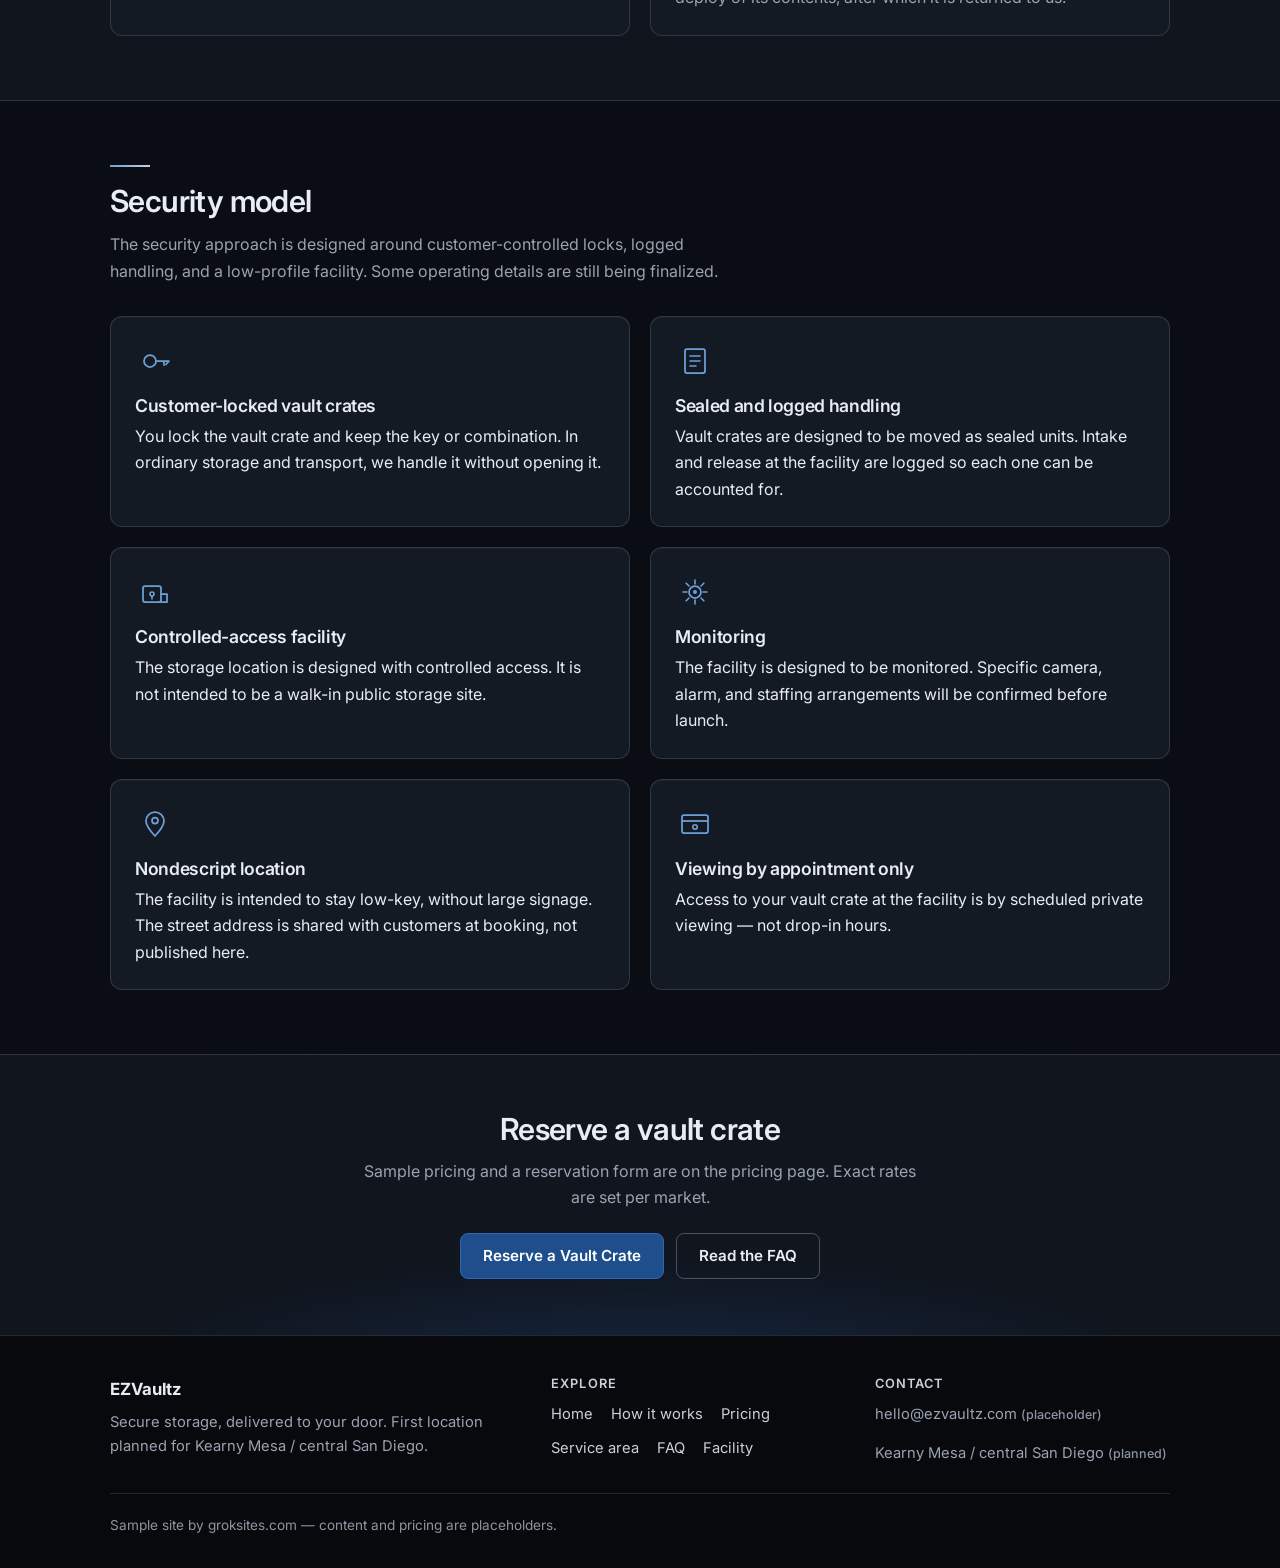
<file: how-it-works.html>
<!DOCTYPE html>
<html lang="en">
<head>
  <meta charset="utf-8">
  <meta name="viewport" content="width=device-width, initial-scale=1">
  <title>What is EZ Vaultz | EZVaultz</title>
  <meta name="description" content="How EZ Vaultz works: we deliver a rugged, weather-sealed, lockable vault crate; you load and lock it; we store it in a secure, low-key facility. View or deploy back on request.">
  <meta name="robots" content="noindex">
  <meta property="og:type" content="website">
  <meta property="og:title" content="What is EZ Vaultz — EZVaultz">
  <meta property="og:description" content="A vault crate at your door. Locked by you. Stored by us in a secure, low-key facility.">
  <meta name="theme-color" content="#0a0d13">
  <link rel="icon" href="favicon.svg" type="image/svg+xml">
  <link rel="preconnect" href="https://fonts.googleapis.com">
  <link rel="preconnect" href="https://fonts.gstatic.com" crossorigin>
  <link href="https://fonts.googleapis.com/css2?family=Inter:wght@400;500;600;700&display=swap" rel="stylesheet">
  <link rel="stylesheet" href="styles.css">
</head>
<body>
  <a class="skip" href="#main">Skip to content</a>
  <header class="site-header">
    <div class="wrap nav">
      <a class="brand" href="index.html">
        <svg viewBox="0 0 32 32" width="32" height="32" aria-hidden="true" focusable="false">
        <rect x="1.25" y="1.25" width="29.5" height="29.5" rx="7" fill="#1e4e8c" stroke="#c8d0db" stroke-width="1.5"/>
        <rect x="9" y="14" width="14" height="10.5" rx="2" fill="none" stroke="#e8edf4" stroke-width="1.6"/>
        <path d="M12.2 14v-2.4a3.8 3.8 0 0 1 7.6 0V14" fill="none" stroke="#e8edf4" stroke-width="1.6" stroke-linecap="round"/>
        <circle cx="16" cy="19.1" r="1.15" fill="#e8edf4"/>
      </svg>
        <span class="wordmark">EZ<span>Vaultz</span></span>
      </a>
      <button class="menu-btn" type="button" aria-expanded="false" aria-controls="menu">Menu</button>
      <nav id="menu" aria-label="Main">
      <a href="index.html">Home</a>
      <a href="how-it-works.html" aria-current="page">How it works</a>
      <a href="pricing.html">Pricing</a>
      <a href="service-area.html">Service area</a>
      <a href="faq.html">FAQ</a>
      <a href="facility.html">Facility</a>
      <a class="nav-cta" href="pricing.html#reserve">Reserve a Vault Crate</a>
      </nav>
    </div>
  </header>
  <main id="main">
    <section class="page-hero">
      <div class="wrap">
        <p class="eyebrow">What is EZ Vaultz</p>
        <h1>A vault crate at your door.<br>Locked by you. Stored by us.</h1>
        <p class="lead">EZ Vaultz is a door-to-door storage service. We deliver a rugged, lockable vault crate, you load and lock it, and we store it in a secure, low-key facility until you want a private viewing or a deploy back to your location.</p>
      </div>
    </section>

    <section class="section" aria-labelledby="crate-heading">
      <div class="wrap hero-grid">
        <div>
          <hr class="h-rule">
          <h2 id="crate-heading">The vault crates</h2>
          <p>EZ Vaultz uses rugged, weather-sealed, lockable storage trunks — similar in style to a heavy-duty travel or expedition trunk. Each vault crate is designed to be packed at your location and locked by you before we move it.</p>
          <p>Dimensions, interior capacity, exact materials, and lock type are still being finalized <span class="ph">(TBD)</span>. This sample does not claim a specific brand or published specification.</p>
          <p>You provide and keep the lock’s key or combination. We handle it as a sealed unit after you lock it.</p>
        </div>
        <div class="hero-art">
          <figure class="photo-card">
            <img
              src="images/trunk-open.webp"
              width="569"
              height="500"
              alt="Open black storage trunk at the foot of a bed, packed with a folded towel and boxed items, on a wood floor."
              loading="lazy"
            >
          </figure>
        </div>
      </div>
    </section>

    <section class="section alt" aria-labelledby="door-heading">
      <div class="wrap">
        <div class="section-head">
          <hr class="h-rule">
          <h2 id="door-heading">Door-to-door process</h2>
          <p>The service is designed around four steps. Timing windows and scheduling details will be confirmed at booking.</p>
        </div>
        <div class="grid two">
          <article class="card step">
            <div class="icon"><svg viewBox="0 0 40 40" fill="none" aria-hidden="true" focusable="false">
      <rect x="4" y="14" width="18" height="12" rx="1.5" stroke="currentColor" stroke-width="1.75"/>
      <path d="M22 18h7.5l4.5 6v2H22V18z" stroke="currentColor" stroke-width="1.75" stroke-linejoin="round"/>
      <circle cx="12" cy="28" r="2.5" stroke="currentColor" stroke-width="1.75"/>
      <circle cx="28" cy="28" r="2.5" stroke="currentColor" stroke-width="1.75"/>
    </svg></div>
            <span class="num" aria-hidden="true">1</span>
            <h3>We deliver an empty vault crate</h3>
            <p>On a scheduled window, we bring an empty vault crate to your location so you can pack on your own time.</p>
          </article>
          <article class="card step">
            <div class="icon"><svg viewBox="0 0 40 40" fill="none" aria-hidden="true" focusable="false">
      <rect x="12" y="18" width="16" height="13" rx="2" stroke="currentColor" stroke-width="1.75"/>
      <path d="M15.5 18v-4a4.5 4.5 0 0 1 9 0v4" stroke="currentColor" stroke-width="1.75" stroke-linecap="round"/>
      <circle cx="20" cy="24.5" r="1.3" fill="currentColor"/>
    </svg></div>
            <span class="num" aria-hidden="true">2</span>
            <h3>You load and lock it</h3>
            <p>Place your items in the vault crate and lock it. Do not store prohibited items. You retain the key or combination.</p>
          </article>
          <article class="card step">
            <div class="icon"><svg viewBox="0 0 40 40" fill="none" aria-hidden="true" focusable="false">
      <path d="M20 7l12 5v9c0 7.5-5.2 12.2-12 14.5C13.2 33.2 8 28.5 8 21V12l12-5z" stroke="currentColor" stroke-width="1.75" stroke-linejoin="round"/>
      <path d="M14.5 20.5l3.8 3.8 7.2-8" stroke="currentColor" stroke-width="1.75" stroke-linecap="round" stroke-linejoin="round"/>
    </svg></div>
            <span class="num" aria-hidden="true">3</span>
            <h3>We pick it up and store it</h3>
            <p>We collect the locked vault crate, log it into the facility, and store it in a secure, low-key location.</p>
          </article>
          <article class="card step">
            <div class="icon"><svg viewBox="0 0 40 40" fill="none" aria-hidden="true" focusable="false">
      <rect x="8" y="11" width="24" height="20" rx="2" stroke="currentColor" stroke-width="1.75"/>
      <path d="M8 17h24" stroke="currentColor" stroke-width="1.75"/>
      <path d="M15 8v6M25 8v6" stroke="currentColor" stroke-width="1.75" stroke-linecap="round"/>
      <path d="M14 23h4M19 23h4M24 23h4M14 27h4M19 27h4" stroke="currentColor" stroke-width="1.6" stroke-linecap="round"/>
    </svg></div>
            <span class="num" aria-hidden="true">4</span>
            <h3>Viewing or deploy back</h3>
            <p>Schedule a private viewing at the facility, or a deploy that returns the vault crate to your location. Closeout is a final deploy of its contents, after which it is returned to us.</p>
          </article>
        </div>
      </div>
    </section>

    <section class="section" aria-labelledby="security-heading">
      <div class="wrap">
        <div class="section-head">
          <hr class="h-rule">
          <h2 id="security-heading">Security model</h2>
          <p>The security approach is designed around customer-controlled locks, logged handling, and a low-profile facility. Some operating details are still being finalized.</p>
        </div>
        <div class="grid two">
          <article class="card">
            <div class="icon"><svg viewBox="0 0 40 40" fill="none" aria-hidden="true" focusable="false">
      <circle cx="15" cy="20" r="6" stroke="currentColor" stroke-width="1.75"/>
      <path d="M21 20h13l-3 3.5M29 20v4" stroke="currentColor" stroke-width="1.75" stroke-linecap="round" stroke-linejoin="round"/>
    </svg></div>
            <h3>Customer-locked vault crates</h3>
            <p>You lock the vault crate and keep the key or combination. In ordinary storage and transport, we handle it without opening it.</p>
          </article>
          <article class="card">
            <div class="icon"><svg viewBox="0 0 40 40" fill="none" aria-hidden="true" focusable="false">
      <rect x="10" y="8" width="20" height="24" rx="2" stroke="currentColor" stroke-width="1.75"/>
      <path d="M15 15h10M15 20h10M15 25h6" stroke="currentColor" stroke-width="1.6" stroke-linecap="round"/>
    </svg></div>
            <h3>Sealed and logged handling</h3>
            <p>Vault crates are designed to be moved as sealed units. Intake and release at the facility are logged so each one can be accounted for.</p>
          </article>
          <article class="card">
            <div class="icon"><svg viewBox="0 0 40 40" fill="none" aria-hidden="true" focusable="false">
      <rect x="8" y="14" width="18" height="16" rx="2" stroke="currentColor" stroke-width="1.75"/>
      <circle cx="17" cy="22" r="2" stroke="currentColor" stroke-width="1.6"/>
      <path d="M17 24v3" stroke="currentColor" stroke-width="1.6" stroke-linecap="round"/>
      <path d="M26 22h6v8h-6" stroke="currentColor" stroke-width="1.75" stroke-linecap="round" stroke-linejoin="round"/>
    </svg></div>
            <h3>Controlled-access facility</h3>
            <p>The storage location is designed with controlled access. It is not intended to be a walk-in public storage site.</p>
          </article>
          <article class="card">
            <div class="icon"><svg viewBox="0 0 40 40" fill="none" aria-hidden="true" focusable="false">
      <circle cx="20" cy="20" r="6" stroke="currentColor" stroke-width="1.75"/>
      <circle cx="20" cy="20" r="2" fill="currentColor"/>
      <path d="M20 8v4M20 28v4M8 20h4M28 20h4M11.2 11.2l2.8 2.8M26 26l2.8 2.8M11.2 28.8l2.8-2.8M26 14l2.8-2.8" stroke="currentColor" stroke-width="1.6" stroke-linecap="round"/>
    </svg></div>
            <h3>Monitoring</h3>
            <p>The facility is designed to be monitored. Specific camera, alarm, and staffing arrangements will be confirmed before launch.</p>
          </article>
          <article class="card">
            <div class="icon"><svg viewBox="0 0 40 40" fill="none" aria-hidden="true" focusable="false">
      <path d="M20 32s-9-9.4-9-15.2A9 9 0 0 1 20 8a9 9 0 0 1 9 8.8C29 22.6 20 32 20 32z" stroke="currentColor" stroke-width="1.75" stroke-linejoin="round"/>
      <circle cx="20" cy="16.5" r="3" stroke="currentColor" stroke-width="1.75"/>
    </svg></div>
            <h3>Nondescript location</h3>
            <p>The facility is intended to stay low-key, without large signage. The street address is shared with customers at booking, not published here.</p>
          </article>
          <article class="card">
            <div class="icon"><svg viewBox="0 0 40 40" fill="none" aria-hidden="true" focusable="false">
      <rect x="7" y="11" width="26" height="18" rx="2" stroke="currentColor" stroke-width="1.75"/>
      <path d="M7 17h26" stroke="currentColor" stroke-width="1.75"/>
      <circle cx="20" cy="23" r="2.2" stroke="currentColor" stroke-width="1.6"/>
    </svg></div>
            <h3>Viewing by appointment only</h3>
            <p>Access to your vault crate at the facility is by scheduled private viewing — not drop-in hours.</p>
          </article>
        </div>
      </div>
    </section>

    <section class="cta-band">
      <div class="wrap">
        <h2>Reserve a vault crate</h2>
        <p>Sample pricing and a reservation form are on the pricing page. Exact rates are set per market.</p>
        <div class="cta-row">
          <a class="btn primary" href="pricing.html#reserve">Reserve a Vault Crate</a>
          <a class="btn ghost" href="faq.html">Read the FAQ</a>
        </div>
      </div>
    </section>
  </main>
  <footer class="site-footer">
    <div class="wrap">
      <div class="footer-grid">
        <div>
          <div class="footer-brand">EZVaultz</div>
          <p>Secure storage, delivered to your door. First location planned for Kearny Mesa / central San Diego.</p>
        </div>
        <div>
          <h3>Explore</h3>
          <nav class="footer-nav" aria-label="Footer">
          <a href="index.html">Home</a>
          <a href="how-it-works.html">How it works</a>
          <a href="pricing.html">Pricing</a>
          <a href="service-area.html">Service area</a>
          <a href="faq.html">FAQ</a>
          <a href="facility.html">Facility</a>
          </nav>
        </div>
        <div>
          <h3>Contact</h3>
          <p>hello@ezvaultz.com <span class="ph">(placeholder)</span></p>
          <p>Kearny Mesa / central San Diego <span class="ph">(planned)</span></p>
        </div>
      </div>
      <p class="demo-note">Sample site by groksites.com — content and pricing are placeholders.</p>
    </div>
  </footer>
  <script src="script.js"></script>
</body>
</html>
</file>
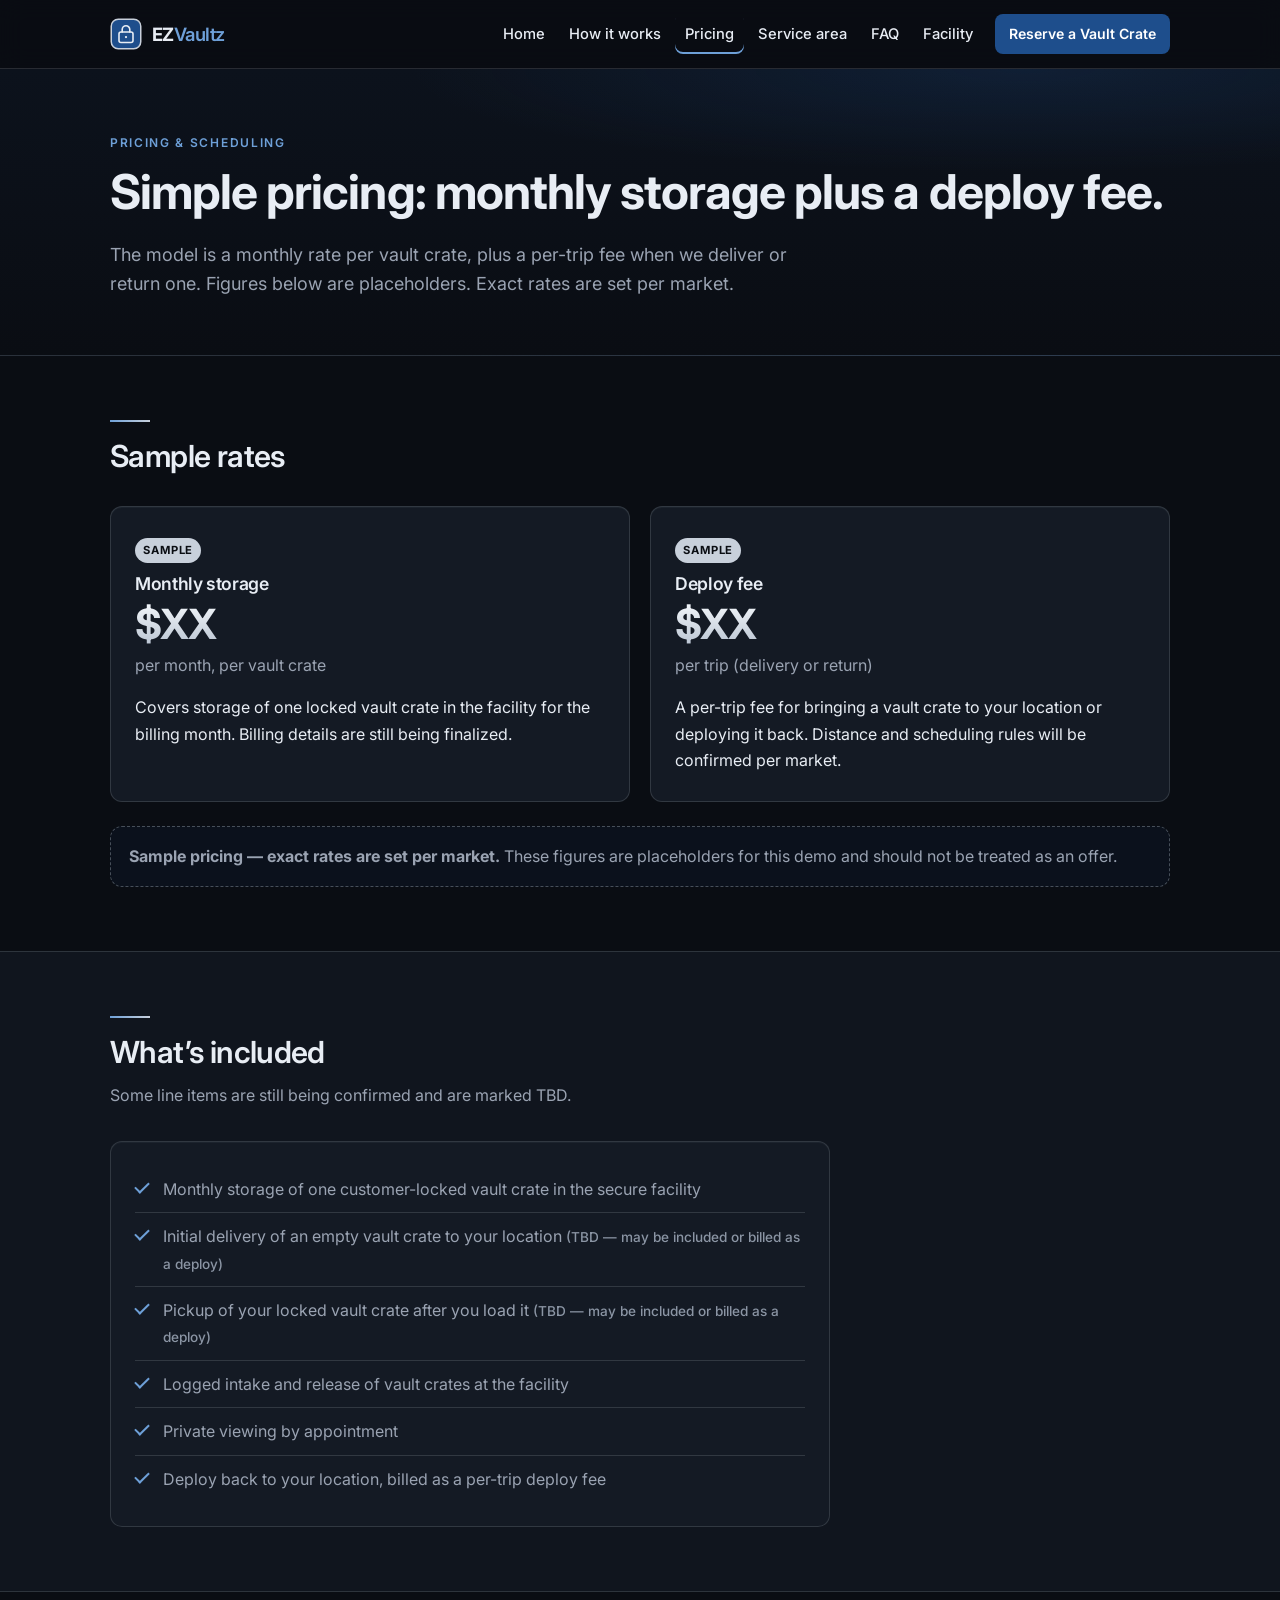
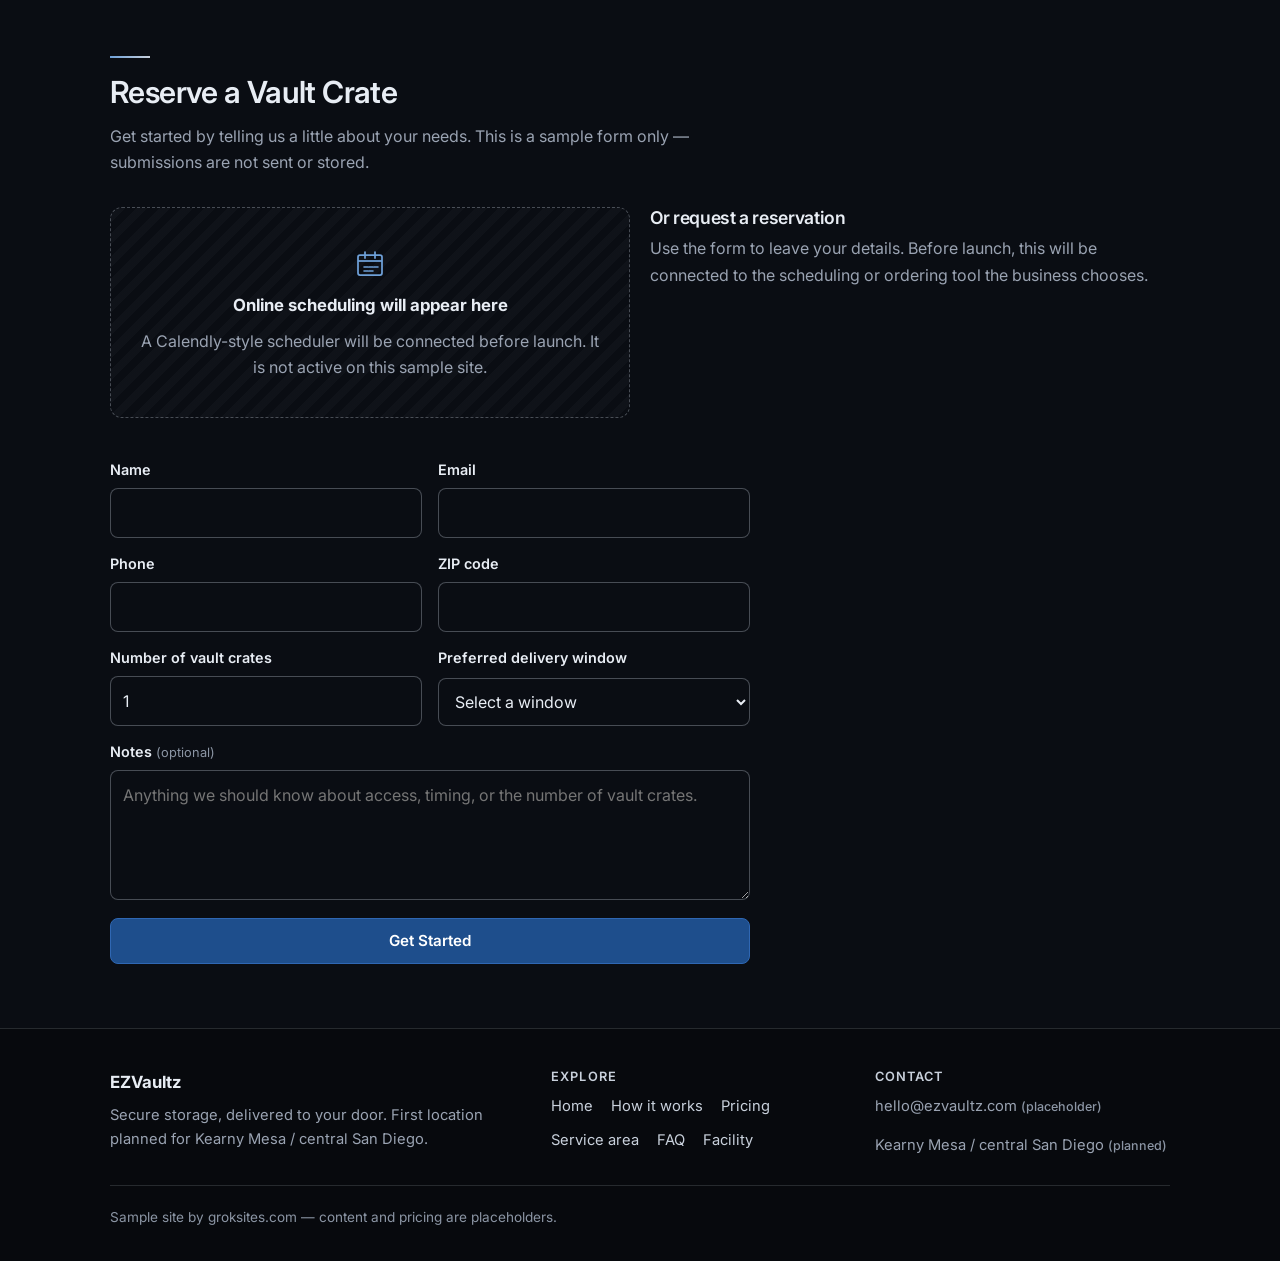
<file: pricing.html>
<!DOCTYPE html>
<html lang="en">
<head>
  <meta charset="utf-8">
  <meta name="viewport" content="width=device-width, initial-scale=1">
  <title>Pricing &amp; Reserve a Vault Crate | EZVaultz</title>
  <meta name="description" content="Sample EZVaultz pricing: a monthly storage rate per vault crate plus a per-trip deploy fee. Exact rates are set per market. Reserve a vault crate with the sample form.">
  <meta name="robots" content="noindex">
  <meta property="og:type" content="website">
  <meta property="og:title" content="Pricing &amp; Reserve a Vault Crate — EZVaultz">
  <meta property="og:description" content="Monthly storage plus a per-trip deploy fee. Sample pricing — exact rates are set per market.">
  <meta name="theme-color" content="#0a0d13">
  <link rel="icon" href="favicon.svg" type="image/svg+xml">
  <link rel="preconnect" href="https://fonts.googleapis.com">
  <link rel="preconnect" href="https://fonts.gstatic.com" crossorigin>
  <link href="https://fonts.googleapis.com/css2?family=Inter:wght@400;500;600;700&display=swap" rel="stylesheet">
  <link rel="stylesheet" href="styles.css">
</head>
<body>
  <a class="skip" href="#main">Skip to content</a>
  <header class="site-header">
    <div class="wrap nav">
      <a class="brand" href="index.html">
        <svg viewBox="0 0 32 32" width="32" height="32" aria-hidden="true" focusable="false">
        <rect x="1.25" y="1.25" width="29.5" height="29.5" rx="7" fill="#1e4e8c" stroke="#c8d0db" stroke-width="1.5"/>
        <rect x="9" y="14" width="14" height="10.5" rx="2" fill="none" stroke="#e8edf4" stroke-width="1.6"/>
        <path d="M12.2 14v-2.4a3.8 3.8 0 0 1 7.6 0V14" fill="none" stroke="#e8edf4" stroke-width="1.6" stroke-linecap="round"/>
        <circle cx="16" cy="19.1" r="1.15" fill="#e8edf4"/>
      </svg>
        <span class="wordmark">EZ<span>Vaultz</span></span>
      </a>
      <button class="menu-btn" type="button" aria-expanded="false" aria-controls="menu">Menu</button>
      <nav id="menu" aria-label="Main">
      <a href="index.html">Home</a>
      <a href="how-it-works.html">How it works</a>
      <a href="pricing.html" aria-current="page">Pricing</a>
      <a href="service-area.html">Service area</a>
      <a href="faq.html">FAQ</a>
      <a href="facility.html">Facility</a>
      <a class="nav-cta" href="pricing.html#reserve">Reserve a Vault Crate</a>
      </nav>
    </div>
  </header>
  <main id="main">
    <section class="page-hero">
      <div class="wrap">
        <p class="eyebrow">Pricing &amp; scheduling</p>
        <h1>Simple pricing: monthly storage plus a deploy fee.</h1>
        <p class="lead">The model is a monthly rate per vault crate, plus a per-trip fee when we deliver or return one. Figures below are placeholders. Exact rates are set per market.</p>
      </div>
    </section>

    <section class="section" aria-labelledby="rates-heading">
      <div class="wrap">
        <div class="section-head">
          <hr class="h-rule">
          <h2 id="rates-heading">Sample rates</h2>
        </div>
        <div class="grid two price-cards">
          <article class="card price-card">
            <span class="badge">Sample</span>
            <h3>Monthly storage</h3>
            <p class="amount">$XX</p>
            <p class="period">per month, per vault crate</p>
            <p>Covers storage of one locked vault crate in the facility for the billing month. Billing details are still being finalized.</p>
          </article>
          <article class="card price-card">
            <span class="badge">Sample</span>
            <h3>Deploy fee</h3>
            <p class="amount">$XX</p>
            <p class="period">per trip (delivery or return)</p>
            <p>A per-trip fee for bringing a vault crate to your location or deploying it back. Distance and scheduling rules will be confirmed per market.</p>
          </article>
        </div>
        <p class="note-box"><strong>Sample pricing — exact rates are set per market.</strong> These figures are placeholders for this demo and should not be treated as an offer.</p>
      </div>
    </section>

    <section class="section alt" aria-labelledby="included-heading">
      <div class="wrap">
        <div class="section-head">
          <hr class="h-rule">
          <h2 id="included-heading">What’s included</h2>
          <p>Some line items are still being confirmed and are marked TBD.</p>
        </div>
        <div class="card" style="max-width:720px">
          <ul class="included">
            <li>Monthly storage of one customer-locked vault crate in the secure facility</li>
            <li>Initial delivery of an empty vault crate to your location <span class="ph">(TBD — may be included or billed as a deploy)</span></li>
            <li>Pickup of your locked vault crate after you load it <span class="ph">(TBD — may be included or billed as a deploy)</span></li>
            <li>Logged intake and release of vault crates at the facility</li>
            <li>Private viewing by appointment</li>
            <li>Deploy back to your location, billed as a per-trip deploy fee</li>
          </ul>
        </div>
      </div>
    </section>

    <section class="section" id="reserve" aria-labelledby="reserve-heading">
      <div class="wrap">
        <div class="section-head">
          <hr class="h-rule">
          <h2 id="reserve-heading">Reserve a Vault Crate</h2>
          <p>Get started by telling us a little about your needs. This is a sample form only — submissions are not sent or stored.</p>
        </div>

        <div class="grid two" style="align-items:start;margin-bottom:40px">
          <div class="sched-placeholder" role="note">
            <div class="icon" style="margin:0;color:var(--blue-soft)"><svg viewBox="0 0 40 40" fill="none" aria-hidden="true" focusable="false">
      <rect x="8" y="11" width="24" height="20" rx="2" stroke="currentColor" stroke-width="1.75"/>
      <path d="M8 17h24" stroke="currentColor" stroke-width="1.75"/>
      <path d="M15 8v6M25 8v6" stroke="currentColor" stroke-width="1.75" stroke-linecap="round"/>
      <path d="M14 23h4M19 23h4M24 23h4M14 27h4M19 27h4" stroke="currentColor" stroke-width="1.6" stroke-linecap="round"/>
    </svg></div>
            <strong>Online scheduling will appear here</strong>
            <p>A Calendly-style scheduler will be connected before launch. It is not active on this sample site.</p>
          </div>
          <div>
            <h3>Or request a reservation</h3>
            <p class="lead" style="font-size:1rem;margin-bottom:0">Use the form to leave your details. Before launch, this will be connected to the scheduling or ordering tool the business chooses.</p>
          </div>
        </div>

        <form class="form" id="reserve-form">
          <div class="field">
            <label for="name">Name</label>
            <input id="name" name="name" type="text" autocomplete="name" required>
          </div>
          <div class="field">
            <label for="email">Email</label>
            <input id="email" name="email" type="email" autocomplete="email" required>
          </div>
          <div class="field">
            <label for="phone">Phone</label>
            <input id="phone" name="phone" type="tel" autocomplete="tel" required>
          </div>
          <div class="field">
            <label for="zip">ZIP code</label>
            <input id="zip" name="zip" type="text" inputmode="numeric" autocomplete="postal-code" required maxlength="10">
          </div>
          <div class="field">
            <label for="crates">Number of vault crates</label>
            <input id="crates" name="crates" type="number" min="1" step="1" value="1" required>
          </div>
          <div class="field">
            <label for="window">Preferred delivery window</label>
            <select id="window" name="window" required>
              <option value="">Select a window</option>
              <option>Weekday morning</option>
              <option>Weekday afternoon</option>
              <option>Weekday evening</option>
              <option>Weekend</option>
              <option>Flexible</option>
            </select>
          </div>
          <div class="field full">
            <label for="notes">Notes <span class="hint">(optional)</span></label>
            <textarea id="notes" name="notes" rows="4" placeholder="Anything we should know about access, timing, or the number of vault crates."></textarea>
          </div>
          <div class="field full actions">
            <button class="btn primary" type="submit">Get Started</button>
          </div>
        </form>
        <div class="form-msg" id="form-msg"></div>
      </div>
    </section>
  </main>
  <footer class="site-footer">
    <div class="wrap">
      <div class="footer-grid">
        <div>
          <div class="footer-brand">EZVaultz</div>
          <p>Secure storage, delivered to your door. First location planned for Kearny Mesa / central San Diego.</p>
        </div>
        <div>
          <h3>Explore</h3>
          <nav class="footer-nav" aria-label="Footer">
          <a href="index.html">Home</a>
          <a href="how-it-works.html">How it works</a>
          <a href="pricing.html">Pricing</a>
          <a href="service-area.html">Service area</a>
          <a href="faq.html">FAQ</a>
          <a href="facility.html">Facility</a>
          </nav>
        </div>
        <div>
          <h3>Contact</h3>
          <p>hello@ezvaultz.com <span class="ph">(placeholder)</span></p>
          <p>Kearny Mesa / central San Diego <span class="ph">(planned)</span></p>
        </div>
      </div>
      <p class="demo-note">Sample site by groksites.com — content and pricing are placeholders.</p>
    </div>
  </footer>
  <script src="script.js"></script>
</body>
</html>
</file>
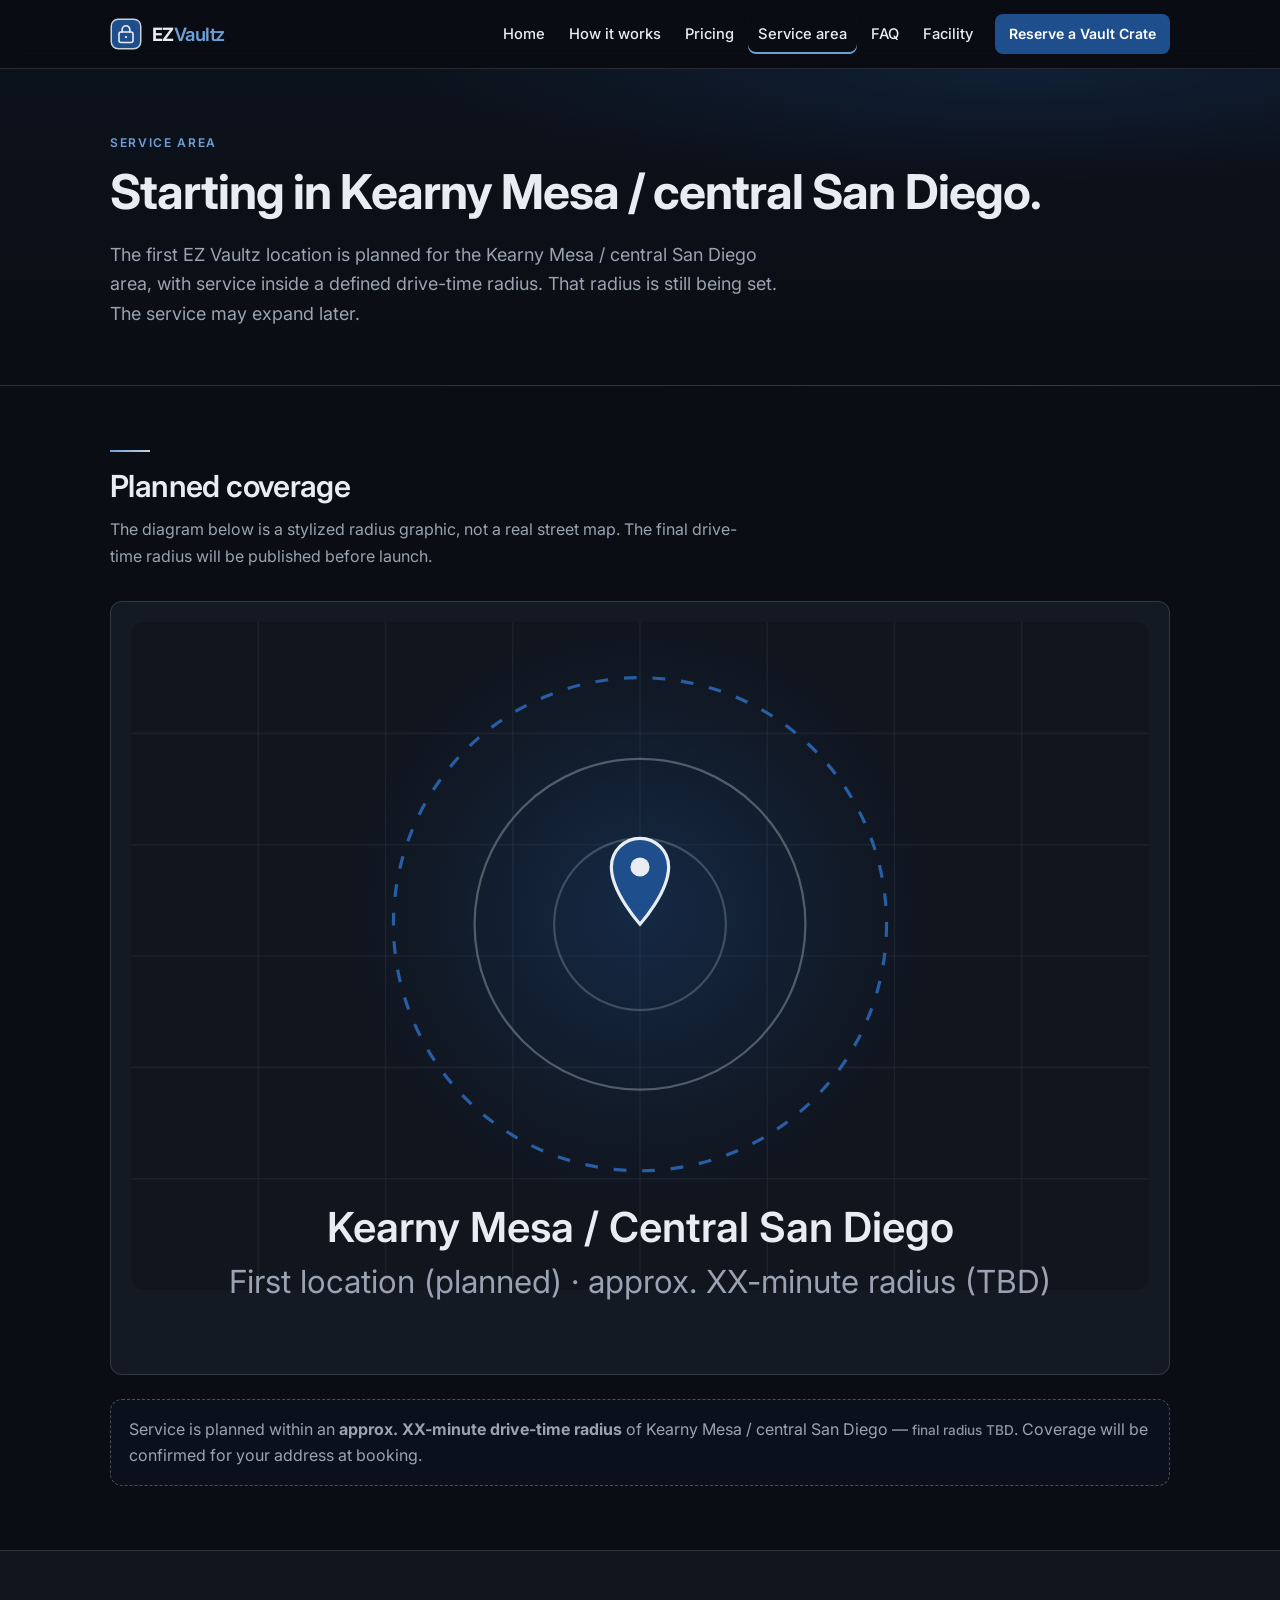
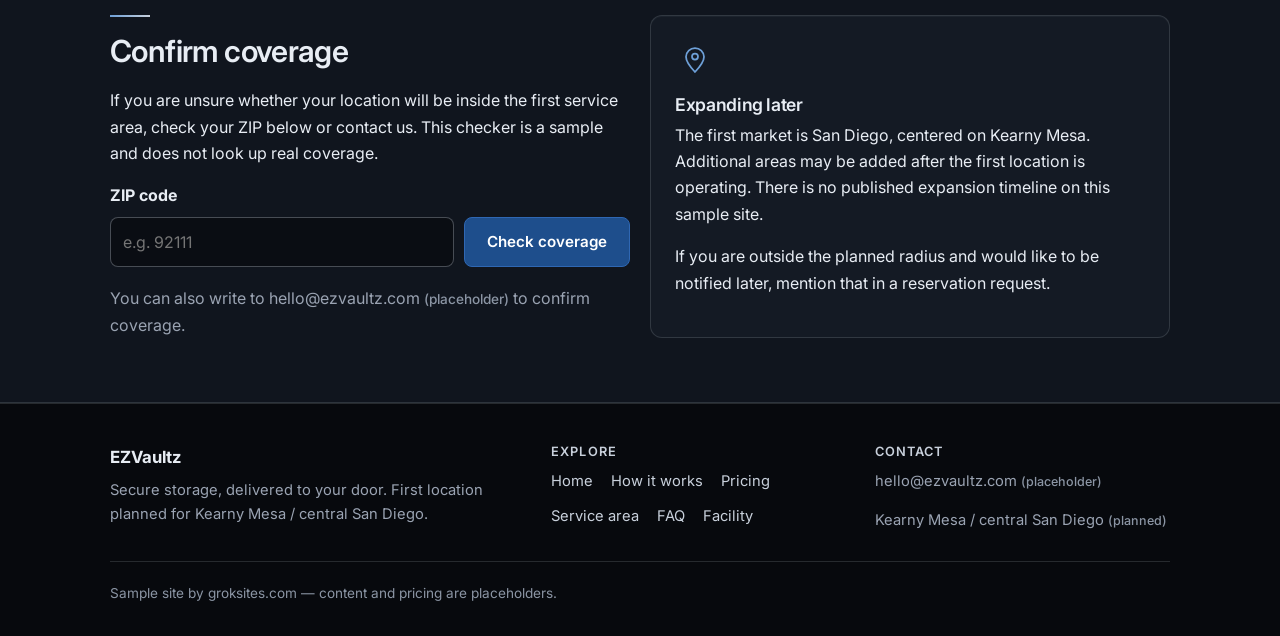
<file: service-area.html>
<!DOCTYPE html>
<html lang="en">
<head>
  <meta charset="utf-8">
  <meta name="viewport" content="width=device-width, initial-scale=1">
  <title>Service Area | EZVaultz — Kearny Mesa / San Diego</title>
  <meta name="description" content="EZVaultz is planned to launch in Kearny Mesa / central San Diego with a defined drive-time radius, and may expand later. Final radius TBD.">
  <meta name="robots" content="noindex">
  <meta property="og:type" content="website">
  <meta property="og:title" content="Service Area — EZVaultz">
  <meta property="og:description" content="First location planned for Kearny Mesa / central San Diego, within a defined drive-time radius.">
  <meta name="theme-color" content="#0a0d13">
  <link rel="icon" href="favicon.svg" type="image/svg+xml">
  <link rel="preconnect" href="https://fonts.googleapis.com">
  <link rel="preconnect" href="https://fonts.gstatic.com" crossorigin>
  <link href="https://fonts.googleapis.com/css2?family=Inter:wght@400;500;600;700&display=swap" rel="stylesheet">
  <link rel="stylesheet" href="styles.css">
</head>
<body>
  <a class="skip" href="#main">Skip to content</a>
  <header class="site-header">
    <div class="wrap nav">
      <a class="brand" href="index.html">
        <svg viewBox="0 0 32 32" width="32" height="32" aria-hidden="true" focusable="false">
        <rect x="1.25" y="1.25" width="29.5" height="29.5" rx="7" fill="#1e4e8c" stroke="#c8d0db" stroke-width="1.5"/>
        <rect x="9" y="14" width="14" height="10.5" rx="2" fill="none" stroke="#e8edf4" stroke-width="1.6"/>
        <path d="M12.2 14v-2.4a3.8 3.8 0 0 1 7.6 0V14" fill="none" stroke="#e8edf4" stroke-width="1.6" stroke-linecap="round"/>
        <circle cx="16" cy="19.1" r="1.15" fill="#e8edf4"/>
      </svg>
        <span class="wordmark">EZ<span>Vaultz</span></span>
      </a>
      <button class="menu-btn" type="button" aria-expanded="false" aria-controls="menu">Menu</button>
      <nav id="menu" aria-label="Main">
      <a href="index.html">Home</a>
      <a href="how-it-works.html">How it works</a>
      <a href="pricing.html">Pricing</a>
      <a href="service-area.html" aria-current="page">Service area</a>
      <a href="faq.html">FAQ</a>
      <a href="facility.html">Facility</a>
      <a class="nav-cta" href="pricing.html#reserve">Reserve a Vault Crate</a>
      </nav>
    </div>
  </header>
  <main id="main">
    <section class="page-hero">
      <div class="wrap">
        <p class="eyebrow">Service area</p>
        <h1>Starting in Kearny Mesa / central San Diego.</h1>
        <p class="lead">The first EZ Vaultz location is planned for the Kearny Mesa / central San Diego area, with service inside a defined drive-time radius. That radius is still being set. The service may expand later.</p>
      </div>
    </section>

    <section class="section" aria-labelledby="area-heading">
      <div class="wrap">
        <div class="section-head">
          <hr class="h-rule">
          <h2 id="area-heading">Planned coverage</h2>
          <p>The diagram below is a stylized radius graphic, not a real street map. The final drive-time radius will be published before launch.</p>
        </div>
        <div class="area-graphic">
          <svg viewBox="0 0 640 460" role="img" aria-label="Stylized diagram of a service radius around Kearny Mesa in central San Diego. Not a real map. Final radius is TBD.">
              <defs>
                <radialGradient id="areaGlow" cx="50%" cy="48%" r="50%">
                  <stop offset="0%" stop-color="#1e4e8c" stop-opacity="0.35"/>
                  <stop offset="70%" stop-color="#1e4e8c" stop-opacity="0.08"/>
                  <stop offset="100%" stop-color="#1e4e8c" stop-opacity="0"/>
                </radialGradient>
              </defs>
              <rect x="0" y="0" width="640" height="420" fill="#10151e" rx="8"/>
              <!-- faint grid -->
              <g stroke="#c8d0db" stroke-opacity="0.06">
                <path d="M0 70h640M0 140h640M0 210h640M0 280h640M0 350h640"/>
                <path d="M80 0v420M160 0v420M240 0v420M320 0v420M400 0v420M480 0v420M560 0v420"/>
              </g>
              <circle cx="320" cy="190" r="190" fill="url(#areaGlow)"/>
              <circle cx="320" cy="190" r="155" fill="none" stroke="#2a63ad" stroke-width="2" stroke-dasharray="8 10" opacity="0.95"/>
              <circle cx="320" cy="190" r="104" fill="none" stroke="#c8d0db" stroke-width="1.4" stroke-opacity="0.35"/>
              <circle cx="320" cy="190" r="54" fill="none" stroke="#c8d0db" stroke-width="1.4" stroke-opacity="0.25"/>
              <path d="M320 190c0 0-18-20-18-36a18 18 0 1 1 36 0c0 16-18 36-18 36z" fill="#1e4e8c" stroke="#e8edf4" stroke-width="2"/>
              <circle cx="320" cy="154" r="6" fill="#e8edf4"/>
              <text x="320" y="390" text-anchor="middle" fill="#e8edf4" font-family="Inter, system-ui, sans-serif" font-size="26" font-weight="600">Kearny Mesa / Central San Diego</text>
              <text x="320" y="422" text-anchor="middle" fill="#9aa3b2" font-family="Inter, system-ui, sans-serif" font-size="20">First location (planned) · approx. XX-minute radius (TBD)</text>
            </svg>
        </div>
        <p class="note-box">Service is planned within an <strong>approx. XX-minute drive-time radius</strong> of Kearny Mesa / central San Diego — <span class="ph">final radius TBD</span>. Coverage will be confirmed for your address at booking.</p>
      </div>
    </section>

    <section class="section alt" aria-labelledby="check-heading">
      <div class="wrap">
        <div class="grid two">
          <div>
            <hr class="h-rule">
            <h2 id="check-heading">Confirm coverage</h2>
            <p>If you are unsure whether your location will be inside the first service area, check your ZIP below or contact us. This checker is a sample and does not look up real coverage.</p>
            <form id="zip-check">
              <label for="zip-input"><strong>ZIP code</strong></label>
              <div class="zip-row">
                <input id="zip-input" name="zip" type="text" inputmode="numeric" autocomplete="postal-code" maxlength="10" required placeholder="e.g. 92111">
                <button class="btn primary" type="submit">Check coverage</button>
              </div>
            </form>
            <div class="form-msg" id="zip-msg"></div>
            <p style="margin-top:18px;color:var(--muted)">You can also write to hello@ezvaultz.com <span class="ph">(placeholder)</span> to confirm coverage.</p>
          </div>
          <article class="card">
            <div class="icon"><svg viewBox="0 0 40 40" fill="none" aria-hidden="true" focusable="false">
      <path d="M20 32s-9-9.4-9-15.2A9 9 0 0 1 20 8a9 9 0 0 1 9 8.8C29 22.6 20 32 20 32z" stroke="currentColor" stroke-width="1.75" stroke-linejoin="round"/>
      <circle cx="20" cy="16.5" r="3" stroke="currentColor" stroke-width="1.75"/>
    </svg></div>
            <h3>Expanding later</h3>
            <p>The first market is San Diego, centered on Kearny Mesa. Additional areas may be added after the first location is operating. There is no published expansion timeline on this sample site.</p>
            <p>If you are outside the planned radius and would like to be notified later, mention that in a reservation request.</p>
          </article>
        </div>
      </div>
    </section>
  </main>
  <footer class="site-footer">
    <div class="wrap">
      <div class="footer-grid">
        <div>
          <div class="footer-brand">EZVaultz</div>
          <p>Secure storage, delivered to your door. First location planned for Kearny Mesa / central San Diego.</p>
        </div>
        <div>
          <h3>Explore</h3>
          <nav class="footer-nav" aria-label="Footer">
          <a href="index.html">Home</a>
          <a href="how-it-works.html">How it works</a>
          <a href="pricing.html">Pricing</a>
          <a href="service-area.html">Service area</a>
          <a href="faq.html">FAQ</a>
          <a href="facility.html">Facility</a>
          </nav>
        </div>
        <div>
          <h3>Contact</h3>
          <p>hello@ezvaultz.com <span class="ph">(placeholder)</span></p>
          <p>Kearny Mesa / central San Diego <span class="ph">(planned)</span></p>
        </div>
      </div>
      <p class="demo-note">Sample site by groksites.com — content and pricing are placeholders.</p>
    </div>
  </footer>
  <script src="script.js"></script>
</body>
</html>
</file>
<file: styles.css>
/* ==========================================================================
   EZVaultz sample site — styles.css
   Theme colors live in :root. Swap these variables to retheme the site.
   ========================================================================== */

:root {
  --bg: #0a0d13;
  --bg-raised: #10151e;
  --bg-card: #141a24;
  --bg-hover: #1a2230;
  --blue: #1e4e8c;
  --blue-mid: #2a63ad;
  --blue-soft: #6ea0d8;
  --silver: #c8d0db;
  --silver-bright: #e8edf4;
  --silver-dim: #8b95a4;
  --line: rgba(200, 208, 219, 0.16);
  --line-strong: rgba(200, 208, 219, 0.32);
  --text: #e8edf4;
  --muted: #9aa3b2;
  --ok: #b7d7c6;
  --shadow: 0 16px 40px rgba(0, 0, 0, 0.4);
  --radius: 12px;
  --header-h: 68px;
  --font: Inter, system-ui, -apple-system, "Segoe UI", Roboto, sans-serif;
  --max: 1100px;
  --grad-silver: linear-gradient(180deg, #f4f7fb 0%, #b7c2d0 100%);
  --grad-line: linear-gradient(90deg, transparent, #c8d0db, transparent);
}

*,
*::before,
*::after { box-sizing: border-box; }

html { scroll-behavior: smooth; }

body {
  margin: 0;
  font-family: var(--font);
  font-size: 1rem;
  line-height: 1.65;
  color: var(--text);
  background: var(--bg);
  min-height: 100vh;
  display: flex;
  flex-direction: column;
}

img, svg { max-width: 100%; display: block; }

a { color: var(--blue-soft); text-decoration-thickness: 1px; text-underline-offset: 3px; }
a:hover { color: var(--silver-bright); }

h1, h2, h3, h4 {
  line-height: 1.2;
  font-weight: 600;
  letter-spacing: -0.02em;
  color: var(--silver-bright);
  margin: 0 0 0.6em;
}

h1 { font-size: clamp(1.85rem, 5vw, 3rem); font-weight: 700; }
h2 { font-size: clamp(1.45rem, 3vw, 1.9rem); }
h3 { font-size: 1.1rem; margin-bottom: 0.4em; }

p { margin: 0 0 1em; }
p:last-child { margin-bottom: 0; }

.wrap {
  width: 100%;
  max-width: var(--max);
  margin: 0 auto;
  padding: 0 20px;
}

.skip {
  position: absolute;
  left: -999px;
  top: 0;
  background: var(--silver-bright);
  color: var(--bg);
  padding: 8px 14px;
  z-index: 100;
  font-weight: 600;
  border-radius: 0 0 6px 0;
}
.skip:focus { left: 0; }

:focus-visible {
  outline: 2px solid var(--blue-soft);
  outline-offset: 3px;
}

.ph {
  color: var(--silver-dim);
  font-weight: 500;
  font-size: 0.85em;
}

/* Header / nav ----------------------------------------------------------- */

.site-header {
  position: sticky;
  top: 0;
  z-index: 50;
  background: rgba(10, 13, 19, 0.92);
  backdrop-filter: blur(12px);
  border-bottom: 1px solid var(--line);
}

.nav {
  display: flex;
  align-items: center;
  justify-content: space-between;
  min-height: var(--header-h);
  gap: 12px;
}

.brand {
  display: flex;
  align-items: center;
  gap: 10px;
  text-decoration: none;
  color: var(--silver-bright);
  font-weight: 700;
  letter-spacing: -0.03em;
  font-size: 1.15rem;
  flex-shrink: 0;
}
.brand:hover { color: var(--silver-bright); }
.brand svg { width: 32px; height: 32px; flex-shrink: 0; }
.brand .wordmark span { color: var(--blue-soft); font-weight: 600; }

.menu-btn {
  display: inline-flex;
  align-items: center;
  gap: 8px;
  background: transparent;
  color: var(--silver);
  border: 1px solid var(--line-strong);
  border-radius: 8px;
  padding: 8px 12px;
  font: 600 0.9rem var(--font);
  cursor: pointer;
}
.menu-btn:hover { background: var(--bg-hover); color: var(--silver-bright); }

#menu {
  display: none;
  position: absolute;
  top: var(--header-h);
  left: 0;
  right: 0;
  background: var(--bg-raised);
  border-bottom: 1px solid var(--line);
  padding: 8px 20px 20px;
  flex-direction: column;
  gap: 2px;
}
#menu.open { display: flex; }

#menu a {
  color: var(--text);
  text-decoration: none;
  padding: 12px 8px;
  border-radius: 8px;
  font-weight: 500;
}
#menu a:hover { background: var(--bg-hover); color: var(--silver-bright); }
#menu a[aria-current="page"] {
  color: var(--silver-bright);
  box-shadow: inset 3px 0 0 var(--blue-soft);
}
#menu .nav-cta {
  margin-top: 8px;
  text-align: center;
  background: var(--blue);
  color: #fff;
  font-weight: 600;
  padding: 12px 16px;
}
#menu .nav-cta:hover { background: var(--blue-mid); color: #fff; }

/* Buttons ---------------------------------------------------------------- */

.btn {
  display: inline-flex;
  align-items: center;
  justify-content: center;
  gap: 8px;
  padding: 13px 22px;
  border-radius: 8px;
  font: 600 0.95rem var(--font);
  text-decoration: none;
  border: 1px solid transparent;
  cursor: pointer;
  line-height: 1.2;
}
.btn.primary {
  background: var(--blue);
  color: #fff;
  border-color: #2f67b3;
}
.btn.primary:hover { background: var(--blue-mid); color: #fff; }
.btn.ghost {
  background: transparent;
  color: var(--silver-bright);
  border-color: var(--line-strong);
}
.btn.ghost:hover { background: var(--bg-hover); color: var(--silver-bright); }
.btn[disabled], .btn:disabled { opacity: 0.65; cursor: not-allowed; }

.cta-row { display: flex; flex-wrap: wrap; gap: 12px; }

/* Hero ------------------------------------------------------------------- */

.hero,
.page-hero {
  padding: 48px 0 56px;
  background:
    radial-gradient(ellipse 80% 60% at 80% 0%, rgba(30, 78, 140, 0.22), transparent 60%),
    linear-gradient(180deg, #0c121c 0%, var(--bg) 100%);
  border-bottom: 1px solid var(--line);
}

.hero-grid {
  display: grid;
  gap: 36px;
  align-items: center;
}

.eyebrow {
  margin: 0 0 10px;
  font-size: 0.75rem;
  font-weight: 600;
  letter-spacing: 0.14em;
  text-transform: uppercase;
  color: var(--blue-soft);
}

.lead {
  font-size: 1.125rem;
  color: var(--muted);
  max-width: 38em;
  margin-bottom: 1.5em;
}

.hero-art {
  justify-self: center;
  width: min(100%, 440px);
}

.photo-card {
  margin: 0;
  width: 100%;
  overflow: hidden;
  border-radius: var(--radius);
  border: 1px solid var(--line-strong);
  box-shadow: var(--shadow);
  background: var(--bg-card);
}

.photo-card img {
  width: 100%;
  height: auto;
  display: block;
}

/* Light frame so the closed-trunk product shot (white background)
   sits cleanly on the dark navy theme instead of looking pasted on. */
.photo-card--light {
  background: linear-gradient(180deg, #f7f8fb 0%, #e8edf4 100%);
  border-color: rgba(200, 208, 219, 0.55);
  padding: 14px 16px 18px;
  box-shadow:
    0 0 0 1px rgba(200, 208, 219, 0.18),
    var(--shadow);
}

.photo-card--light img {
  border-radius: 8px;
}

.page-hero h1 { margin-bottom: 0.4em; }
.page-hero .lead { margin-bottom: 0; }

/* Sections --------------------------------------------------------------- */

main { flex: 1; }

.section { padding: 64px 0; }
.section.tight { padding: 48px 0; }
.section.alt {
  background: var(--bg-raised);
  border-top: 1px solid var(--line);
  border-bottom: 1px solid var(--line);
}

.section-head { margin-bottom: 32px; max-width: 40em; }
.section-head h2 { margin-bottom: 0.4em; }
.section-head p { color: var(--muted); }

.h-rule {
  display: block;
  width: 40px;
  height: 2px;
  margin: 0 0 16px;
  border: 0;
  background: linear-gradient(90deg, var(--blue-soft), var(--silver));
}

/* Cards / grids ---------------------------------------------------------- */

.grid {
  display: grid;
  gap: 20px;
}
.grid.two,
.grid.three,
.grid.benefits,
.grid.steps { grid-template-columns: 1fr; }

.card {
  background: var(--bg-card);
  border: 1px solid var(--line);
  border-radius: var(--radius);
  padding: 24px;
  box-shadow: 0 1px 0 rgba(232, 237, 244, 0.04) inset;
}
.card h3 { color: var(--silver-bright); }

.icon {
  width: 40px;
  height: 40px;
  margin-bottom: 14px;
  color: var(--blue-soft);
}
.icon svg { width: 40px; height: 40px; }

/* Steps (4-step process) ------------------------------------------------- */

.steps { counter-reset: step; }
.step { position: relative; padding-top: 8px; }
.step .num {
  display: inline-flex;
  align-items: center;
  justify-content: center;
  width: 32px;
  height: 32px;
  margin-bottom: 12px;
  border-radius: 50%;
  background: var(--blue);
  color: #fff;
  font-weight: 700;
  font-size: 0.9rem;
  letter-spacing: 0;
}
.step p { color: var(--muted); }

/* Pricing ---------------------------------------------------------------- */

.price-cards { align-items: stretch; }
.price-card {
  position: relative;
  padding: 28px 24px;
}
.price-card .amount {
  font-size: clamp(2rem, 5vw, 2.6rem);
  font-weight: 700;
  letter-spacing: -0.03em;
  background: var(--grad-silver);
  -webkit-background-clip: text;
  background-clip: text;
  color: transparent;
  line-height: 1.1;
  margin: 8px 0 4px;
}
.price-card .period { color: var(--muted); margin: 0 0 16px; }
.badge {
  display: inline-block;
  font-size: 0.7rem;
  font-weight: 700;
  letter-spacing: 0.08em;
  text-transform: uppercase;
  color: var(--bg);
  background: var(--silver);
  padding: 3px 8px;
  border-radius: 999px;
  margin-bottom: 10px;
}
.note-box {
  margin-top: 24px;
  padding: 16px 18px;
  border: 1px dashed var(--line-strong);
  border-radius: var(--radius);
  color: var(--muted);
  background: rgba(30, 78, 140, 0.08);
}
.included { list-style: none; padding: 0; margin: 0; }
.included li {
  padding: 10px 0 10px 28px;
  position: relative;
  border-bottom: 1px solid var(--line);
  color: var(--muted);
}
.included li:last-child { border-bottom: 0; }
.included li::before {
  content: "";
  position: absolute;
  left: 0;
  top: 16px;
  width: 14px;
  height: 8px;
  border-left: 2px solid var(--blue-soft);
  border-bottom: 2px solid var(--blue-soft);
  transform: rotate(-45deg);
}

/* Forms ------------------------------------------------------------------ */

.form {
  display: grid;
  gap: 14px 16px;
  max-width: 640px;
}
.field { display: grid; gap: 6px; }
.form label {
  font-weight: 600;
  font-size: 0.9rem;
}
.form .hint { font-size: 0.8rem; color: var(--silver-dim); font-weight: 400; }
.form input,
.form select,
.form textarea {
  font: inherit;
  color: var(--text);
  background: var(--bg);
  border: 1px solid var(--line-strong);
  border-radius: 8px;
  padding: 11px 12px;
  width: 100%;
}
.form input:hover,
.form select:hover,
.form textarea:hover { border-color: var(--silver-dim); }
.form textarea { min-height: 110px; resize: vertical; }
.form .actions { margin-top: 4px; }

.form-msg {
  margin-top: 16px;
  padding: 14px 16px;
  border-radius: 8px;
  display: none;
}
.form-msg.show { display: block; }
.form-msg.ok {
  background: rgba(183, 215, 198, 0.1);
  border: 1px solid rgba(183, 215, 198, 0.35);
  color: var(--ok);
}

.sched-placeholder {
  border: 1px dashed var(--line-strong);
  border-radius: var(--radius);
  padding: 36px 24px;
  text-align: center;
  background: repeating-linear-gradient(
    -45deg,
    transparent,
    transparent 8px,
    rgba(200, 208, 219, 0.03) 8px,
    rgba(200, 208, 219, 0.03) 16px
  );
  color: var(--muted);
  min-height: 180px;
  display: flex;
  flex-direction: column;
  align-items: center;
  justify-content: center;
  gap: 8px;
}
.sched-placeholder strong {
  color: var(--silver-bright);
  font-size: 1.05rem;
}

/* FAQ -------------------------------------------------------------------- */

.faq { display: grid; gap: 10px; max-width: 760px; }
.faq details {
  background: var(--bg-card);
  border: 1px solid var(--line);
  border-radius: var(--radius);
  padding: 0 18px;
}
.faq summary {
  cursor: pointer;
  font-weight: 600;
  padding: 16px 0;
  list-style: none;
  display: flex;
  align-items: center;
  justify-content: space-between;
  gap: 16px;
  color: var(--silver-bright);
}
.faq summary::-webkit-details-marker { display: none; }
.faq summary::after {
  content: "";
  width: 8px;
  height: 8px;
  border-right: 2px solid var(--silver);
  border-bottom: 2px solid var(--silver);
  transform: rotate(45deg);
  flex-shrink: 0;
  transition: transform 0.15s ease;
  margin-top: -4px;
}
.faq details[open] summary::after { transform: rotate(225deg); margin-top: 4px; }
.faq details p {
  color: var(--muted);
  padding-bottom: 16px;
  margin: 0;
}

/* Service area graphic --------------------------------------------------- */

.area-graphic {
  background: var(--bg-card);
  border: 1px solid var(--line);
  border-radius: var(--radius);
  padding: 20px;
  overflow: hidden;
}
.area-graphic svg { width: 100%; height: auto; margin: 0 auto; }

.zip-row {
  display: flex;
  flex-wrap: wrap;
  gap: 10px;
  margin-top: 8px;
}
.zip-row input {
  flex: 1 1 160px;
  font: inherit;
  color: var(--text);
  background: var(--bg);
  border: 1px solid var(--line-strong);
  border-radius: 8px;
  padding: 11px 12px;
}

/* Facility feature list -------------------------------------------------- */

.features .card { min-height: 100%; }

/* CTA band --------------------------------------------------------------- */

.cta-band {
  padding: 56px 0;
  background:
    radial-gradient(ellipse 70% 80% at 50% 120%, rgba(30, 78, 140, 0.35), transparent 60%),
    var(--bg-raised);
  border-top: 1px solid var(--line);
  text-align: center;
}
.cta-band h2 { margin-bottom: 0.35em; }
.cta-band p { color: var(--muted); max-width: 36em; margin: 0 auto 1.4em; }
.cta-band .cta-row { justify-content: center; }

/* Footer ----------------------------------------------------------------- */

.site-footer {
  background: #07090d;
  border-top: 1px solid var(--line);
  padding: 40px 0 32px;
  color: var(--muted);
  font-size: 0.92rem;
}
.footer-grid {
  display: grid;
  gap: 28px;
}
.footer-brand { color: var(--silver-bright); font-weight: 700; font-size: 1.05rem; margin-bottom: 6px; }
.site-footer h3 { font-size: 0.8rem; letter-spacing: 0.08em; text-transform: uppercase; color: var(--silver); margin-bottom: 10px; }
.footer-nav { display: flex; flex-wrap: wrap; gap: 10px 18px; }
.footer-nav a { color: var(--silver); text-decoration: none; }
.footer-nav a:hover { color: var(--silver-bright); }
.demo-note {
  margin-top: 28px;
  padding-top: 20px;
  border-top: 1px solid var(--line);
  color: var(--silver-dim);
  font-size: 0.85rem;
}

/* 404 -------------------------------------------------------------------- */

.not-found {
  text-align: center;
  padding: 80px 0 100px;
}
.not-found .code {
  font-size: clamp(4rem, 16vw, 7rem);
  font-weight: 700;
  letter-spacing: -0.04em;
  background: var(--grad-silver);
  -webkit-background-clip: text;
  background-clip: text;
  color: transparent;
  line-height: 1;
  margin-bottom: 12px;
}
.not-found .cta-row { justify-content: center; margin-top: 24px; }

/* Desktop ---------------------------------------------------------------- */

@media (min-width: 860px) {
  .menu-btn { display: none; }

  #menu {
    display: flex !important;
    position: static;
    flex-direction: row;
    align-items: center;
    background: transparent;
    border: 0;
    padding: 0;
    gap: 4px;
  }
  #menu a {
    padding: 8px 10px;
    font-size: 0.92rem;
    white-space: nowrap;
  }
  #menu a[aria-current="page"] {
    box-shadow: inset 0 -2px 0 var(--blue-soft);
  }
  #menu .nav-cta {
    margin: 0 0 0 8px;
    padding: 8px 14px;
    font-size: 0.88rem;
  }

  .hero { padding: 72px 0 80px; }
  .page-hero { padding: 64px 0 56px; }
  .hero-grid { grid-template-columns: 1.15fr 0.85fr; gap: 48px; }
  .grid.two { grid-template-columns: 1fr 1fr; }
  .grid.three { grid-template-columns: 1fr 1fr 1fr; }
  .grid.benefits { grid-template-columns: 1fr 1fr 1fr; }
  .grid.steps { grid-template-columns: 1fr 1fr; gap: 20px; }
  .step h3 { font-size: 1.05rem; }
  .footer-grid { grid-template-columns: 1.4fr 1fr 1fr; }
  .form { grid-template-columns: 1fr 1fr; }
  .form .full { grid-column: 1 / -1; }
}


@media (min-width: 860px) and (max-width: 980px) {
  #menu a { padding: 8px 7px; font-size: 0.85rem; }
}

@media (min-width: 1140px) {
  .grid.steps { grid-template-columns: repeat(4, 1fr); gap: 20px; }
}

@media (prefers-reduced-motion: reduce) {
  html { scroll-behavior: auto; }
  * { transition: none !important; }
}
</file>
